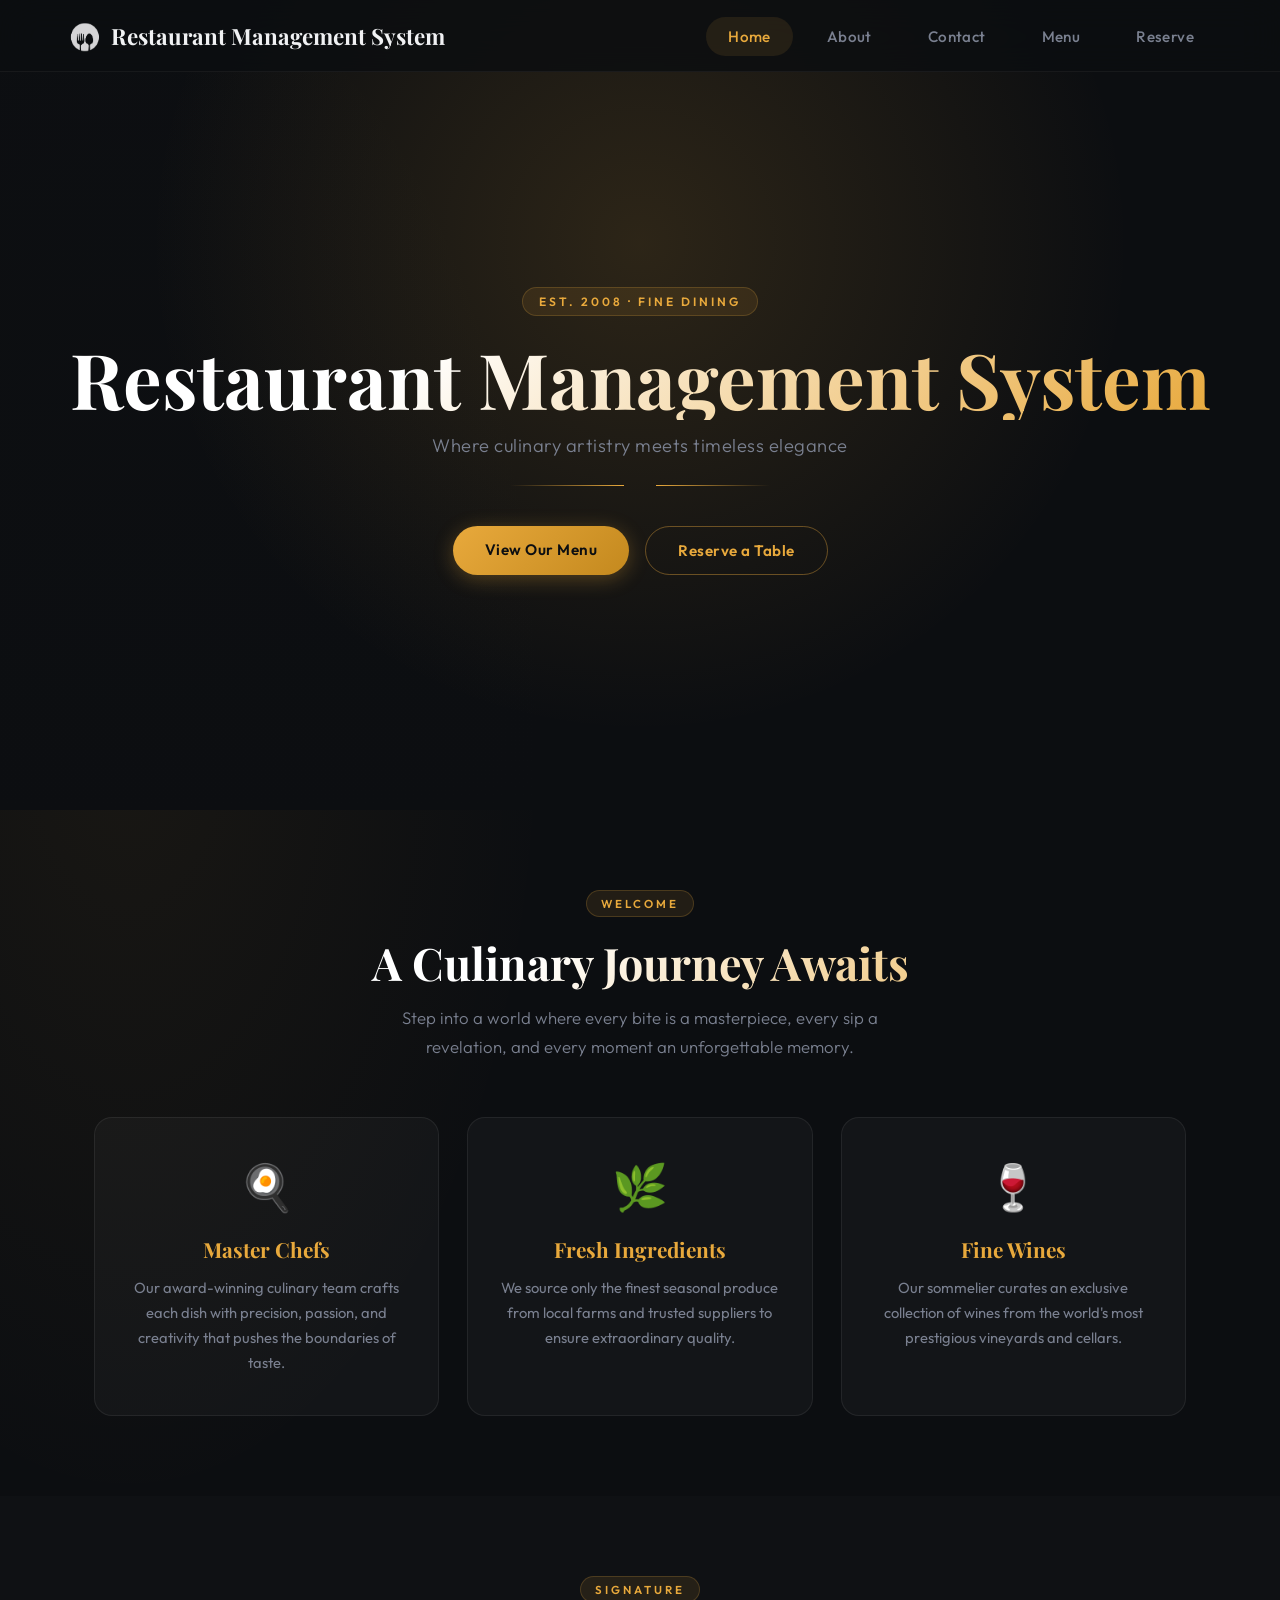
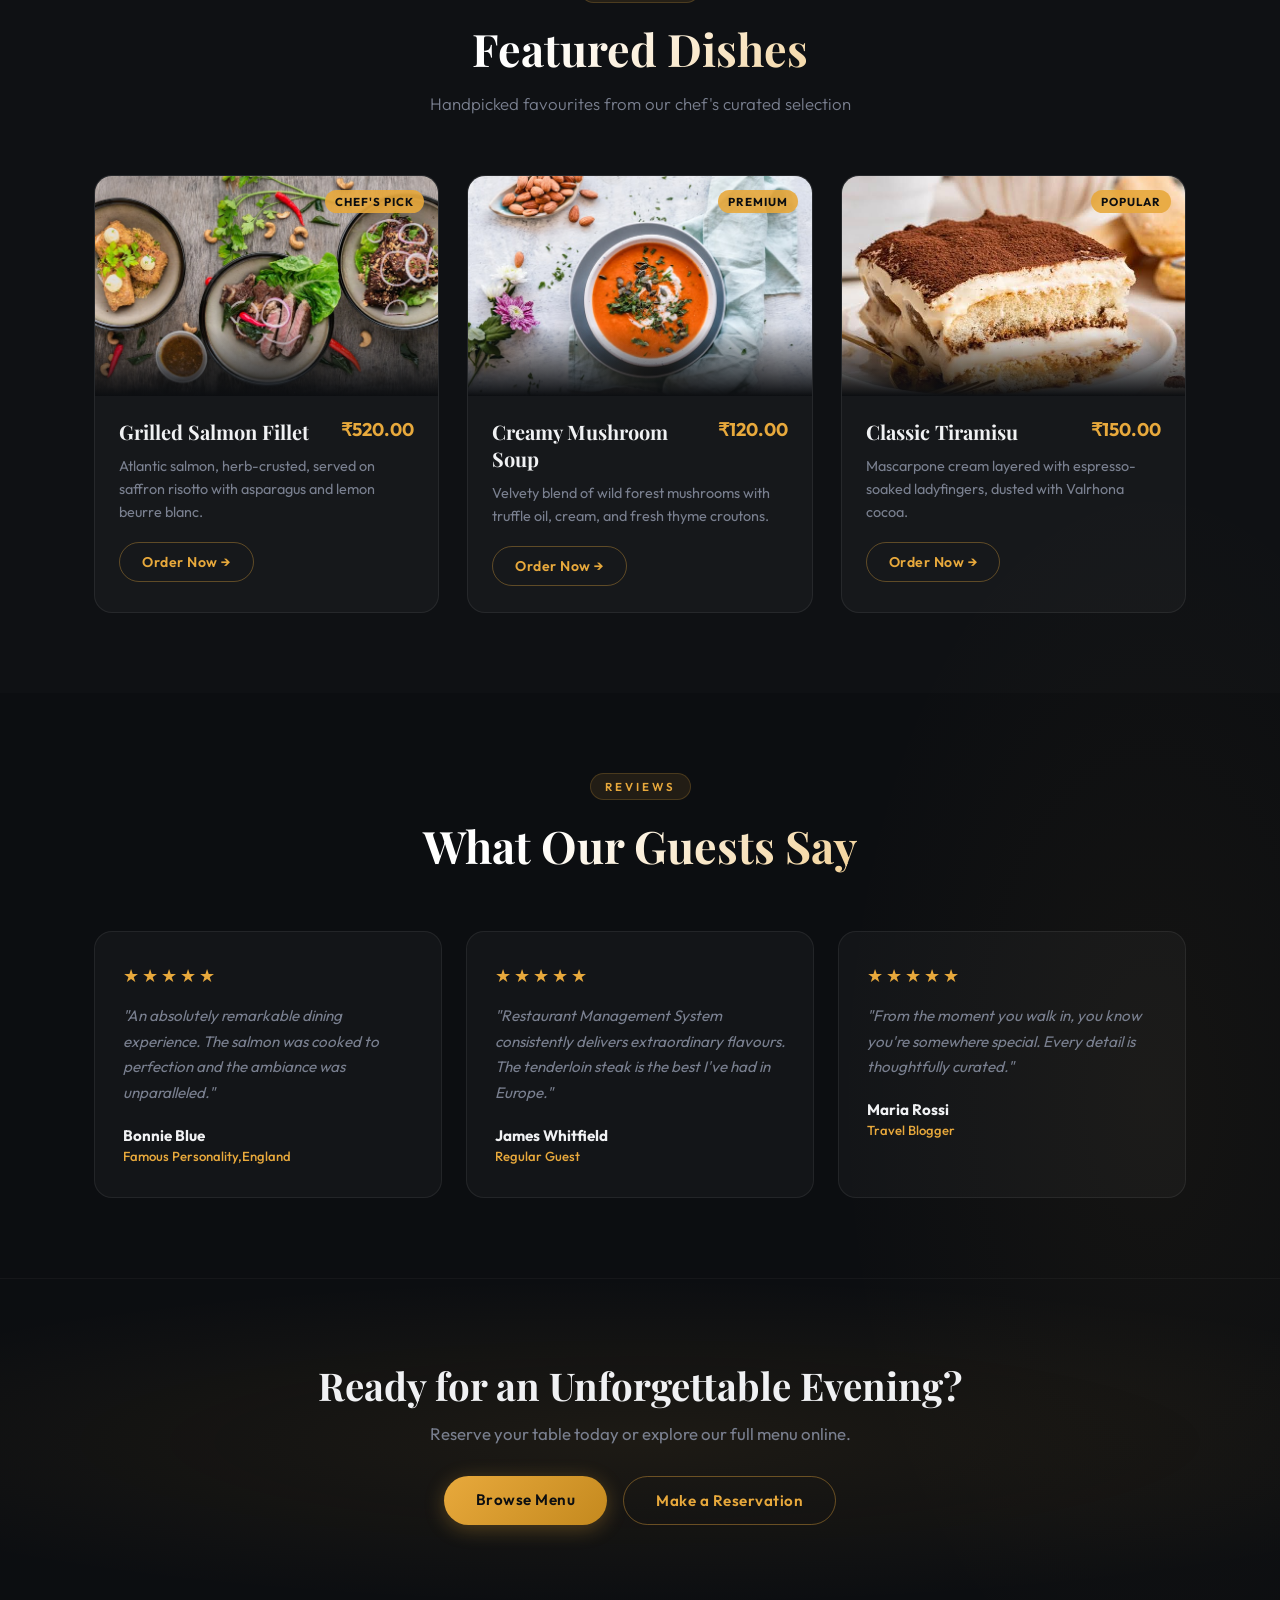
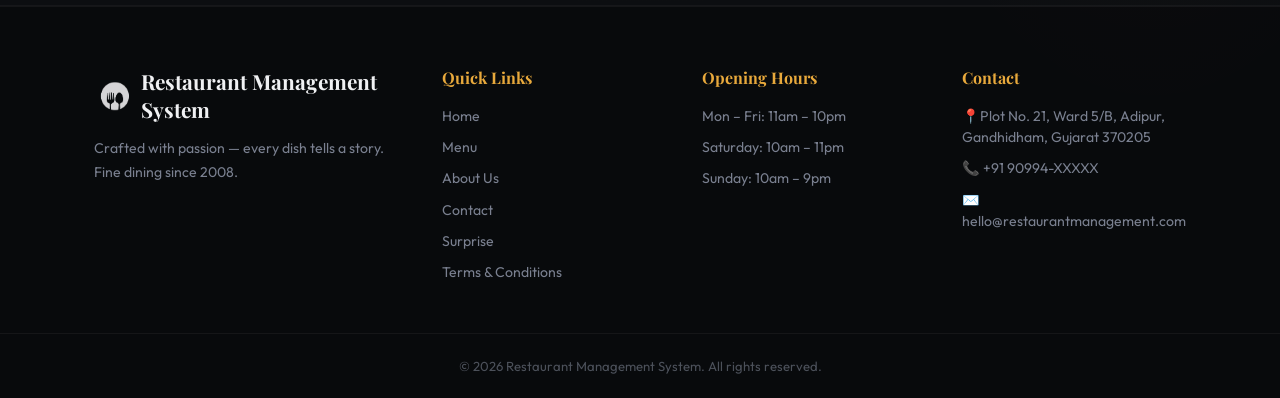
<file: index.html>
<!DOCTYPE html>
<html lang="en">

<head>
    <meta charset="UTF-8">
    <meta name="viewport" content="width=device-width, initial-scale=1.0">
    <title>Restaurant Management System — Fine Dining Restaurant</title>
    <meta name="description"
        content="Welcome to Restaurant Management System. Experience exquisite fine dining with crafted dishes, premium ingredients, and an unforgettable atmosphere.">
    <link rel="preconnect" href="https://fonts.googleapis.com">
    <link rel="preconnect" href="https://fonts.gstatic.com" crossorigin>
    <link
        href="https://fonts.googleapis.com/css2?family=Outfit:wght@300;400;500;600;700&family=Playfair+Display:ital,wght@0,500;0,700;1,500&display=swap"
        rel="stylesheet">
    <link rel="stylesheet" href="css/style.css?v=2.2">
</head>

<body>

    <!-- ── Navigation ─────────────────────────────────────────── -->
    <nav class="main-nav">
        <div class="nav-inner">
            <a href="index.html" class="nav-logo">
                <img src="Image_Content/image.svg" alt="Restaurant Management System Logo" class="logo-icon">
                <span class="logo-text">Restaurant Management System</span>
            </a>

            <!-- Checkbox hack for mobile toggle (no JS) -->
            <input type="checkbox" id="navToggle" class="nav-toggle-checkbox">
            <label for="navToggle" class="nav-toggle-label" aria-label="Toggle menu">
                <span class="hamburger-line"></span>
                <span class="hamburger-line"></span>
                <span class="hamburger-line"></span>
            </label>

            <ul class="nav-links">
                <li><a href="index.html" class="active">Home</a></li>
                <li><a href="Frontend/about.php">About</a></li>
                <li><a href="Frontend/contact.php">Contact</a></li>
                <li><a href="Backend/menu.php">Menu </a> </li>
                <li><a href="Frontend/reservations.php">Reserve</a></li>
            </ul>
        </div>
    </nav>

    <!-- ── Hero Section ────────────────────────────────────────── -->
    <section class="hero home-hero">
        <div class="hero-overlay"></div>
        <div class="hero-content">
            <div class="hero-tag">Est. 2008 · Fine Dining</div>
            <h1>Restaurant Management System</h1>
            <p class="hero-subtitle">Where culinary artistry meets timeless elegance</p>
            <div class="divider"><span></span></div>
            <div class="hero-cta">
                <a href="Backend/menu.php" class="btn btn-primary">View Our Menu</a>
                <a href="Frontend/reservations.php" class="btn btn-outline">Reserve a Table</a>
            </div>
        </div>
    </section>

    <!-- ── Welcome Section ─────────────────────────────────────── -->
    <section class="section welcome-section">
        <div class="container">
            <div class="section-header">
                <span class="section-tag">Welcome</span>
                <h2>A Culinary Journey Awaits</h2>
                <p class="section-subtitle">Step into a world where every bite is a masterpiece, every sip a revelation,
                    and
                    every moment an unforgettable memory.</p>
            </div>

            <div class="features-grid">
                <div class="feature-card">
                    <div class="feature-icon">🍳</div>
                    <h3>Master Chefs</h3>
                    <p>Our award-winning culinary team crafts each dish with precision, passion, and creativity that
                        pushes
                        the boundaries of taste.</p>
                </div>
                <div class="feature-card">
                    <div class="feature-icon">🌿</div>
                    <h3>Fresh Ingredients</h3>
                    <p>We source only the finest seasonal produce from local farms and trusted suppliers to ensure
                        extraordinary quality.</p>
                </div>
                <div class="feature-card">
                    <div class="feature-icon">🍷</div>
                    <h3>Fine Wines</h3>
                    <p>Our sommelier curates an exclusive collection of wines from the world's most prestigious
                        vineyards
                        and cellars.</p>
                </div>
            </div>
        </div>
    </section>

    <!-- ── Featured Dishes ─────────────────────────────────────── -->
    <section class="section featured-section">
        <div class="container">
            <div class="section-header">
                <span class="section-tag">Signature</span>
                <h2>Featured Dishes</h2>
                <p class="section-subtitle">Handpicked favourites from our chef's curated selection</p>
            </div>

            <div class="featured-grid">
                <div class="featured-card">
                    <div class="featured-img-wrap">
                        <img src="Image_Content/Grilled Salmon.jfif" alt="Grilled Salmon Fillet" loading="lazy">
                        <span class="featured-badge">Chef's Pick</span>
                    </div>
                    <div class="featured-body">
                        <div class="featured-meta">
                            <h3>Grilled Salmon Fillet</h3>
                            <span class="featured-price">₹520.00</span>
                        </div>
                        <p>Atlantic salmon, herb-crusted, served on saffron risotto with asparagus and lemon beurre
                            blanc.
                        </p>
                        <a href="Backend/menu.php" class="btn btn-small">Order Now →</a>
                    </div>
                </div>

                <div class="featured-card">
                    <div class="featured-img-wrap">
                        <img src="Image_Content/Soup.jfif" alt="Soup" loading="lazy">
                        <span class="featured-badge">Premium</span>
                    </div>
                    <div class="featured-body">
                        <div class="featured-meta">
                            <h3>Creamy Mushroom Soup</h3>
                            <span class="featured-price">₹120.00</span>
                        </div>
                        <p>Velvety blend of wild forest mushrooms with truffle oil, cream, and fresh thyme croutons.</p>
                        <a href="Backend/menu.php" class="btn btn-small">Order Now →</a>
                    </div>
                </div>

                <div class="featured-card">
                    <div class="featured-img-wrap">
                        <img src="Image_Content/tiramisu.jfif" alt="Classic Tiramisu" loading="lazy">
                        <span class="featured-badge">Popular</span>
                    </div>
                    <div class="featured-body">
                        <div class="featured-meta">
                            <h3>Classic Tiramisu</h3>
                            <span class="featured-price">₹150.00</span>
                        </div>
                        <p>Mascarpone cream layered with espresso-soaked ladyfingers, dusted with Valrhona cocoa.</p>
                        <a href="Backend/menu.php" class="btn btn-small">Order Now →</a>
                    </div>
                </div>
            </div>
        </div>
    </section>

    <!-- ── Testimonials ────────────────────────────────────────── -->
    <section class="section testimonials-section">
        <div class="container">
            <div class="section-header">
                <span class="section-tag">Reviews</span>
                <h2>What Our Guests Say</h2>
            </div>

            <div class="testimonial-grid">
                <div class="testimonial-card">
                    <div class="stars">★★★★★</div>
                    <p>"An absolutely remarkable dining experience. The salmon was cooked to perfection and the ambiance
                        was
                        unparalleled."</p>
                    <div class="testimonial-author">
                        <strong>Bonnie Blue</strong>
                        <span>Famous Personality,England</span>
                    </div>
                </div>
                <div class="testimonial-card">
                    <div class="stars">★★★★★</div>
                    <p>"Restaurant Management System consistently delivers extraordinary flavours. The tenderloin steak is the best I've
                        had in
                        Europe."</p>
                    <div class="testimonial-author">
                        <strong>James Whitfield</strong>
                        <span>Regular Guest</span>
                    </div>
                </div>
                <div class="testimonial-card">
                    <div class="stars">★★★★★</div>
                    <p>"From the moment you walk in, you know you're somewhere special. Every detail is thoughtfully
                        curated."</p>
                    <div class="testimonial-author">
                        <strong>Maria Rossi</strong>
                        <span>Travel Blogger</span>
                    </div>
                </div>
            </div>
        </div>
    </section>

    <!-- ── CTA Banner ──────────────────────────────────────────── -->
    <section class="cta-banner">
        <div class="container">
            <h2>Ready for an Unforgettable Evening?</h2>
            <p>Reserve your table today or explore our full menu online.</p>
            <div class="cta-buttons">
                <a href="Backend/menu.php" class="btn btn-primary">Browse Menu</a>
                <a href="Frontend/contact.php" class="btn btn-outline">Make a Reservation</a>
            </div>
        </div>
    </section>

    <!-- ── Footer ─────────────────────────────────────────────── -->
    <footer class="site-footer">
        <div class="footer-inner">
            <div class="footer-col footer-brand">
                <div class="footer-logo">
                    <img src="Image_Content/image.svg" width="100px" height="100px" alt="Restaurant Management System Logo"
                        class="logo-icon">
                    <span class="logo-text">Restaurant Management System</span>
                </div>
                <p>Crafted with passion — every dish tells a story. Fine dining since 2008.</p>
            </div>

            <div class="footer-col">
                <h4>Quick Links</h4>
                <ul>
                    <li><a href="index.html">Home</a></li>
                    <li><a href="Backend/menu.php">Menu</a></li>
                    <li><a href="Frontend/about.php">About Us</a></li>
                    <li><a href="Frontend/contact.php">Contact</a></li>
                    <li><a href="Frontend/suprise.html">Surprise</a></li>
                    <li><a href="Frontend/T&C.html">Terms & Conditions</a></li>
                </ul>
            </div>

            <div class="footer-col">
                <h4>Opening Hours</h4>
                <ul>
                    <li>Mon – Fri: 11am – 10pm</li>
                    <li>Saturday: 10am – 11pm</li>
                    <li>Sunday: 10am – 9pm</li>
                </ul>
            </div>

            <div class="footer-col">
                <h4>Contact</h4>
                <ul>
                    <li>📍Plot No. 21, Ward 5/B, Adipur,<br>Gandhidham, Gujarat 370205</li>
                    <li>📞 +91 90994-XXXXX</li>
                    <li>✉️ hello@restaurantmanagement.com</li>
                </ul>
            </div>
        </div>

        <div class="footer-bottom">
            <p>&copy; <span id="current-year">2026</span> Restaurant Management System. All rights reserved.</p>
        </div>
    </footer>

    <script>
        document.getElementById('current-year').textContent = new Date().getFullYear();
    </script>
</body>

</html>
</file>
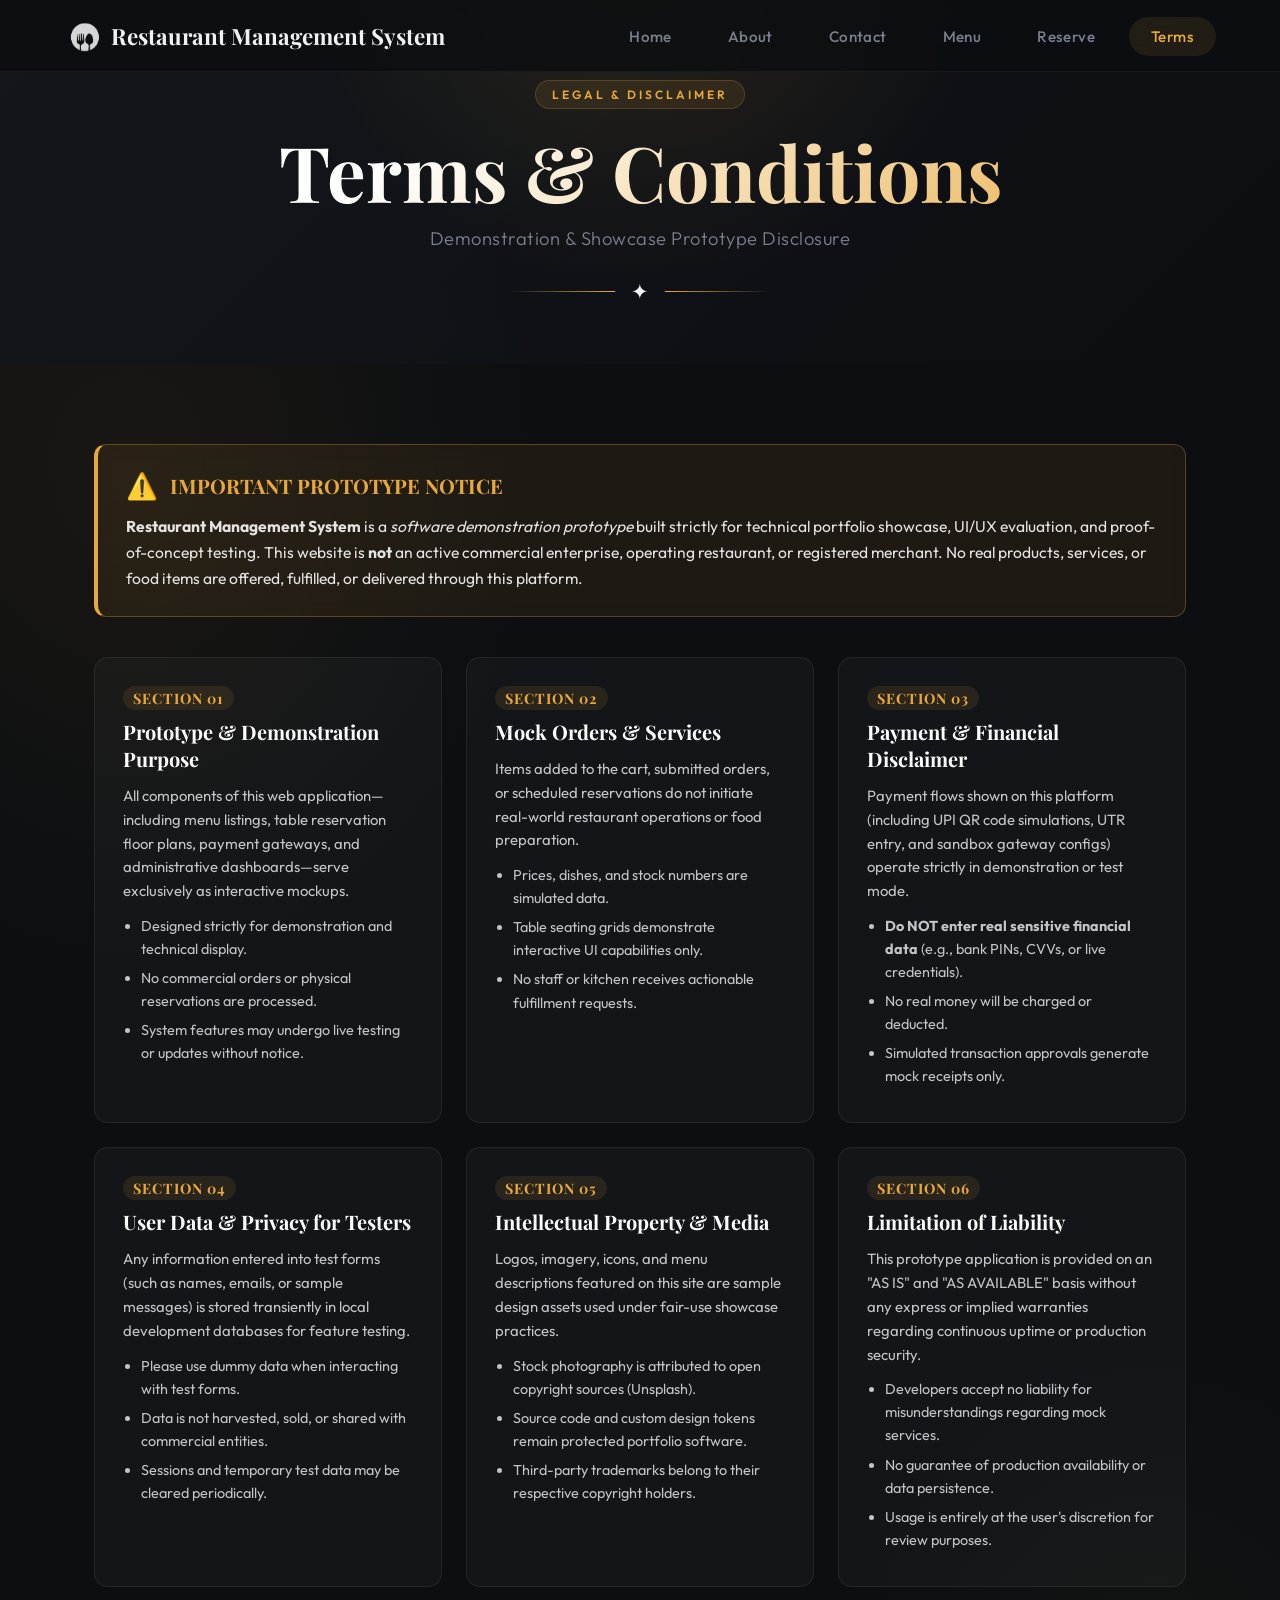
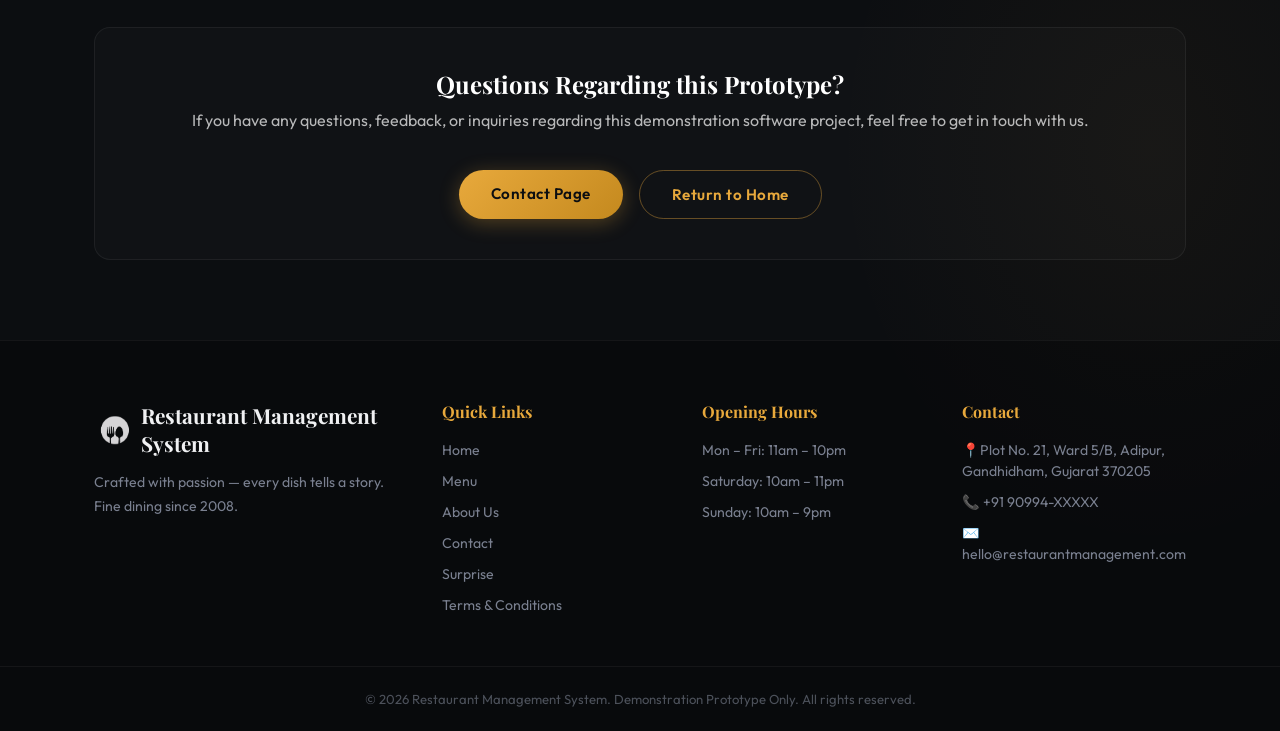
<file: Frontend/T&C.html>
<!DOCTYPE html>
<html lang="en">

<head>
    <meta charset="UTF-8">
    <meta name="viewport" content="width=device-width, initial-scale=1.0">
    <title>Terms & Conditions — Restaurant Management System</title>
    <meta name="description"
        content="Terms and Conditions and Legal Disclaimer for the Restaurant Management System demonstration prototype.">
    <link rel="preconnect" href="https://fonts.googleapis.com">
    <link rel="preconnect" href="https://fonts.gstatic.com" crossorigin>
    <link
        href="https://fonts.googleapis.com/css2?family=Outfit:wght@300;400;500;600;700&family=Playfair+Display:ital,wght@0,500;0,700;1,500&display=swap"
        rel="stylesheet">
    <link rel="stylesheet" href="../css/style.css">
    <style>
        .tc-hero {
            background: linear-gradient(135deg, rgba(19, 22, 27, 0.95), rgba(12, 14, 17, 0.98)),
                        url('https://images.unsplash.com/photo-1414235077428-338989a2e8c0?w=1600&q=80') center/cover no-repeat;
            padding: 80px 20px 60px;
            text-align: center;
        }

        .tc-notice-box {
            background: rgba(232, 169, 60, 0.08);
            border: 1px solid rgba(232, 169, 60, 0.3);
            border-left: 4px solid var(--gold, #e8a93c);
            border-radius: 12px;
            padding: 24px 28px;
            margin-bottom: 40px;
            backdrop-filter: blur(8px);
        }

        .tc-notice-header {
            display: flex;
            align-items: center;
            gap: 12px;
            margin-bottom: 12px;
        }

        .tc-notice-icon {
            font-size: 1.6rem;
        }

        .tc-notice-title {
            font-family: 'Playfair Display', serif;
            font-size: 1.25rem;
            color: var(--gold, #e8a93c);
            font-weight: 700;
        }

        .tc-notice-body {
            color: rgba(255, 255, 255, 0.88);
            font-size: 0.98rem;
            line-height: 1.65;
        }

        .tc-grid {
            display: grid;
            grid-template-columns: repeat(auto-fit, minmax(320px, 1fr));
            gap: 24px;
            margin-bottom: 40px;
        }

        .tc-card {
            background: rgba(255, 255, 255, 0.03);
            border: 1px solid rgba(255, 255, 255, 0.07);
            border-radius: 14px;
            padding: 28px;
            transition: all 0.3s ease;
        }

        .tc-card:hover {
            border-color: rgba(232, 169, 60, 0.3);
            transform: translateY(-3px);
            box-shadow: 0 10px 30px rgba(0, 0, 0, 0.3);
        }

        .tc-card-num {
            font-family: 'Playfair Display', serif;
            font-size: 0.9rem;
            font-weight: 700;
            color: var(--gold, #e8a93c);
            letter-spacing: 1px;
            margin-bottom: 8px;
            display: inline-block;
            background: rgba(232, 169, 60, 0.1);
            padding: 2px 10px;
            border-radius: 20px;
        }

        .tc-card-title {
            font-family: 'Playfair Display', serif;
            font-size: 1.25rem;
            color: #fff;
            margin-bottom: 12px;
        }

        .tc-card-text {
            color: rgba(255, 255, 255, 0.75);
            font-size: 0.93rem;
            line-height: 1.6;
        }

        .tc-card-list {
            margin-top: 12px;
            padding-left: 18px;
            color: rgba(255, 255, 255, 0.75);
            font-size: 0.9rem;
            line-height: 1.6;
        }

        .tc-card-list li {
            margin-bottom: 6px;
        }

        .tc-contact-callout {
            text-align: center;
            background: rgba(255, 255, 255, 0.02);
            border: 1px solid rgba(255, 255, 255, 0.06);
            border-radius: 16px;
            padding: 40px 24px;
            margin-top: 20px;
        }

        .tc-contact-callout h3 {
            font-family: 'Playfair Display', serif;
            font-size: 1.5rem;
            color: #fff;
            margin-bottom: 10px;
        }

        .tc-contact-callout p {
            color: rgba(255, 255, 255, 0.7);
            margin-bottom: 20px;
        }
    </style>
</head>

<body>

    <!-- ── Navigation ─────────────────────────────────────────── -->
    <nav class="main-nav">
        <div class="nav-inner">
            <a href="../index.html" class="nav-logo">
                <img src="../Image_Content/image.svg" alt="Restaurant Management System Logo" class="logo-icon">
                <span class="logo-text">Restaurant Management System</span>
            </a>

            <!-- Checkbox hack for mobile toggle (no JS) -->
            <input type="checkbox" id="navToggle" class="nav-toggle-checkbox">
            <label for="navToggle" class="nav-toggle-label" aria-label="Toggle menu">
                <span class="hamburger-line"></span>
                <span class="hamburger-line"></span>
                <span class="hamburger-line"></span>
            </label>

            <ul class="nav-links">
                <li><a href="../index.html">Home</a></li>
                <li><a href="about.php">About</a></li>
                <li><a href="contact.php">Contact</a></li>
                <li><a href="../Backend/menu.php">Menu</a></li>
                <li><a href="reservations.php">Reserve</a></li>
                <li><a href="T&C.html" class="active">Terms</a></li>
            </ul>
        </div>
    </nav>

    <!-- ── Hero Section ────────────────────────────────────────── -->
    <header class="hero page-hero tc-hero">
        <div class="hero-content">
            <div class="hero-tag">Legal & Disclaimer</div>
            <h1>Terms & Conditions</h1>
            <p class="hero-subtitle">Demonstration & Showcase Prototype Disclosure</p>
            <div class="divider"><span>✦</span></div>
        </div>
    </header>

    <!-- ── Main Terms Content ──────────────────────────────────── -->
    <section class="section">
        <div class="container">

            <!-- Prototype Notice Banner -->
            <div class="tc-notice-box">
                <div class="tc-notice-header">
                    <span class="tc-notice-icon">⚠️</span>
                    <span class="tc-notice-title">IMPORTANT PROTOTYPE NOTICE</span>
                </div>
                <div class="tc-notice-body">
                    <strong>Restaurant Management System</strong> is a <em>software demonstration prototype</em> built strictly for technical portfolio showcase, UI/UX evaluation, and proof-of-concept testing. This website is <strong>not</strong> an active commercial enterprise, operating restaurant, or registered merchant. No real products, services, or food items are offered, fulfilled, or delivered through this platform.
                </div>
            </div>

            <!-- Terms Grid -->
            <div class="tc-grid">

                <!-- Clause 1 -->
                <div class="tc-card">
                    <span class="tc-card-num">SECTION 01</span>
                    <h2 class="tc-card-title">Prototype & Demonstration Purpose</h2>
                    <p class="tc-card-text">
                        All components of this web application—including menu listings, table reservation floor plans, payment gateways, and administrative dashboards—serve exclusively as interactive mockups.
                    </p>
                    <ul class="tc-card-list">
                        <li>Designed strictly for demonstration and technical display.</li>
                        <li>No commercial orders or physical reservations are processed.</li>
                        <li>System features may undergo live testing or updates without notice.</li>
                    </ul>
                </div>

                <!-- Clause 2 -->
                <div class="tc-card">
                    <span class="tc-card-num">SECTION 02</span>
                    <h2 class="tc-card-title">Mock Orders & Services</h2>
                    <p class="tc-card-text">
                        Items added to the cart, submitted orders, or scheduled reservations do not initiate real-world restaurant operations or food preparation.
                    </p>
                    <ul class="tc-card-list">
                        <li>Prices, dishes, and stock numbers are simulated data.</li>
                        <li>Table seating grids demonstrate interactive UI capabilities only.</li>
                        <li>No staff or kitchen receives actionable fulfillment requests.</li>
                    </ul>
                </div>

                <!-- Clause 3 -->
                <div class="tc-card">
                    <span class="tc-card-num">SECTION 03</span>
                    <h2 class="tc-card-title">Payment & Financial Disclaimer</h2>
                    <p class="tc-card-text">
                        Payment flows shown on this platform (including UPI QR code simulations, UTR entry, and sandbox gateway configs) operate strictly in demonstration or test mode.
                    </p>
                    <ul class="tc-card-list">
                        <li><strong>Do NOT enter real sensitive financial data</strong> (e.g., bank PINs, CVVs, or live credentials).</li>
                        <li>No real money will be charged or deducted.</li>
                        <li>Simulated transaction approvals generate mock receipts only.</li>
                    </ul>
                </div>

                <!-- Clause 4 -->
                <div class="tc-card">
                    <span class="tc-card-num">SECTION 04</span>
                    <h2 class="tc-card-title">User Data & Privacy for Testers</h2>
                    <p class="tc-card-text">
                        Any information entered into test forms (such as names, emails, or sample messages) is stored transiently in local development databases for feature testing.
                    </p>
                    <ul class="tc-card-list">
                        <li>Please use dummy data when interacting with test forms.</li>
                        <li>Data is not harvested, sold, or shared with commercial entities.</li>
                        <li>Sessions and temporary test data may be cleared periodically.</li>
                    </ul>
                </div>

                <!-- Clause 5 -->
                <div class="tc-card">
                    <span class="tc-card-num">SECTION 05</span>
                    <h2 class="tc-card-title">Intellectual Property & Media</h2>
                    <p class="tc-card-text">
                        Logos, imagery, icons, and menu descriptions featured on this site are sample design assets used under fair-use showcase practices.
                    </p>
                    <ul class="tc-card-list">
                        <li>Stock photography is attributed to open copyright sources (Unsplash).</li>
                        <li>Source code and custom design tokens remain protected portfolio software.</li>
                        <li>Third-party trademarks belong to their respective copyright holders.</li>
                    </ul>
                </div>

                <!-- Clause 6 -->
                <div class="tc-card">
                    <span class="tc-card-num">SECTION 06</span>
                    <h2 class="tc-card-title">Limitation of Liability</h2>
                    <p class="tc-card-text">
                        This prototype application is provided on an "AS IS" and "AS AVAILABLE" basis without any express or implied warranties regarding continuous uptime or production security.
                    </p>
                    <ul class="tc-card-list">
                        <li>Developers accept no liability for misunderstandings regarding mock services.</li>
                        <li>No guarantee of production availability or data persistence.</li>
                        <li>Usage is entirely at the user's discretion for review purposes.</li>
                    </ul>
                </div>

            </div>

            <!-- Contact Callout -->
            <div class="tc-contact-callout">
                <h3>Questions Regarding this Prototype?</h3>
                <p>If you have any questions, feedback, or inquiries regarding this demonstration software project, feel free to get in touch with us.</p>
                <div class="hero-cta">
                    <a href="contact.php" class="btn btn-primary">Contact Page</a>
                    <a href="../index.html" class="btn btn-outline">Return to Home</a>
                </div>
            </div>

        </div>
    </section>

    <!-- ── Footer ─────────────────────────────────────────────── -->
    <footer class="site-footer">
        <div class="footer-inner">
            <div class="footer-col footer-brand">
                <div class="footer-logo">
                    <img src="../Image_Content/image.svg" width="100px" height="100px" alt="Restaurant Management System Logo" class="logo-icon">
                    <span class="logo-text">Restaurant Management System</span>
                </div>
                <p>Crafted with passion — every dish tells a story. Fine dining since 2008.</p>
            </div>

            <div class="footer-col">
                <h4>Quick Links</h4>
                <ul>
                    <li><a href="../index.html">Home</a></li>
                    <li><a href="../Backend/menu.php">Menu</a></li>
                    <li><a href="about.php">About Us</a></li>
                    <li><a href="contact.php">Contact</a></li>
                    <li><a href="suprise.html">Surprise</a></li>
                    <li><a href="T&C.html">Terms & Conditions</a></li>
                </ul>
            </div>

            <div class="footer-col">
                <h4>Opening Hours</h4>
                <ul>
                    <li>Mon – Fri: 11am – 10pm</li>
                    <li>Saturday: 10am – 11pm</li>
                    <li>Sunday: 10am – 9pm</li>
                </ul>
            </div>

            <div class="footer-col">
                <h4>Contact</h4>
                <ul>
                    <li>📍Plot No. 21, Ward 5/B, Adipur,<br>Gandhidham, Gujarat 370205</li>
                    <li>📞 +91 90994-XXXXX</li>
                    <li>✉️ hello@restaurantmanagement.com</li>
                </ul>
            </div>
        </div>

        <div class="footer-bottom">
            <p>&copy; <span id="current-year">2026</span> Restaurant Management System. Demonstration Prototype Only. All rights reserved.</p>
        </div>
    </footer>

    <script>
        document.getElementById('current-year').textContent = new Date().getFullYear();
    </script>
</body>

</html>
</file>
<file: css/style.css>
/* ═══════════════════════════════════════════════════════════════
   Restaurant Management System — Restaurant Website Stylesheet
   Pure CSS, no JavaScript dependencies
   ═══════════════════════════════════════════════════════════════ */

/* ── Design Tokens ─────────────────────────────────────────── */
:root {
    --bg:           #0c0e11;
    --surface:      #13161b;
    --card-bg:      rgba(255,255,255,0.03);
    --card-border:  rgba(255,255,255,0.07);
    --gold:         #e8a93c;
    --gold-dark:    #c4891e;
    --gold-glow:    rgba(232,169,60,0.18);
    --gold-10:      rgba(232,169,60,0.1);
    --gold-20:      rgba(232,169,60,0.2);
    --text:         #f0f1f3;
    --muted:        #7a8090;
    --success:      #2ed573;
    --error:        #ff4757;
    --radius-card:  18px;
    --radius-btn:   10px;
    --transition:   0.3s cubic-bezier(0.25,0.8,0.25,1);
    --font-body:    'Outfit', sans-serif;
    --font-display: 'Playfair Display', serif;
    --nav-height:   72px;
}

/* ── Reset ─────────────────────────────────────────────────── */
*,*::before,*::after { margin:0; padding:0; box-sizing:border-box; }
html { scroll-behavior: smooth; }

body {
    background-color: var(--bg);
    color: var(--text);
    font-family: var(--font-body);
    min-height: 100vh;
    background-image:
        radial-gradient(ellipse 60% 40% at 10% 20%, rgba(232,169,60,0.06) 0%, transparent 55%),
        radial-gradient(ellipse 50% 35% at 90% 75%, rgba(232,169,60,0.04) 0%, transparent 50%);
}

a { color: inherit; text-decoration: none; }
img { max-width: 100%; display: block; }


/* ═══════════════════════════════════════════════════════════════
   NAVIGATION
   ═══════════════════════════════════════════════════════════════ */

.main-nav {
    position: fixed;
    top: 0; left: 0; right: 0;
    z-index: 500;
    background: rgba(12,14,17,0.82);
    backdrop-filter: blur(20px);
    -webkit-backdrop-filter: blur(20px);
    border-bottom: 1px solid rgba(255,255,255,0.05);
    height: var(--nav-height);
}

.nav-inner {
    max-width: 1200px;
    margin: 0 auto;
    padding: 0 24px;
    height: 100%;
    display: flex;
    align-items: center;
    justify-content: space-between;
}

.nav-logo {
    display: flex;
    align-items: center;
    gap: 10px;
    font-family: var(--font-display);
    font-size: 1.4rem;
    font-weight: 700;
    color: var(--text);
    transition: color var(--transition);
}

.nav-logo .logo-icon {
    height: 32px;
    width: auto;
}

.nav-logo:hover { color: var(--gold); }

/* CSS-only mobile toggle */
.nav-toggle-checkbox { display: none; }

.nav-toggle-label {
    display: none;
    flex-direction: column;
    gap: 5px;
    cursor: pointer;
    padding: 6px;
    z-index: 510;
}

.hamburger-line {
    display: block;
    width: 24px;
    height: 2px;
    background: var(--text);
    transition: var(--transition);
    border-radius: 2px;
}

.nav-links {
    list-style: none;
    display: flex;
    align-items: center;
    gap: 12px;
}

.nav-links a {
    padding: 10px 22px;
    border-radius: 50px;
    font-size: 0.95rem;
    font-weight: 500;
    color: var(--muted);
    transition: var(--transition);
    letter-spacing: 0.4px;
}

.nav-links a:hover {
    color: var(--gold);
    background: rgba(232,169,60,0.06);
}

.nav-links a.active {
    color: var(--gold);
    background: rgba(232,169,60,0.1);
}

.nav-order-btn {
    background: var(--gold) !important;
    color: #0c0e11 !important;
    font-weight: 700 !important;
    padding: 10px 24px !important;
    border-radius: 50px;
    transition: var(--transition);
    box-shadow: 0 4px 16px rgba(232,169,60,0.25);
}

.nav-order-btn:hover {
    background: var(--gold-dark) !important;
    box-shadow: 0 6px 24px rgba(232,169,60,0.4);
    transform: translateY(-1px);
}

/* Mobile nav & Portrait view */
@media (max-width: 768px), (orientation: portrait) and (max-width: 1024px) {
    .nav-inner {
        padding: 0 20px;
    }

    .nav-toggle-label {
        display: flex;
        padding: 10px;
        margin-right: -4px;
    }

    .nav-links {
        position: fixed;
        top: 0; right: 0;
        width: 290px;
        height: 100vh;
        background: rgba(19,22,27,0.98);
        backdrop-filter: blur(24px);
        -webkit-backdrop-filter: blur(24px);
        flex-direction: column;
        align-items: stretch;
        padding: 110px 28px 48px;
        gap: 14px;
        border-left: 1px solid rgba(255,255,255,0.08);
        transform: translateX(100%);
        transition: transform 0.35s cubic-bezier(0.4,0,0.2,1);
        box-shadow: -10px 0 40px rgba(0,0,0,0.5);
    }

    .nav-links li {
        width: 100%;
    }

    .nav-toggle-checkbox:checked ~ .nav-links {
        transform: translateX(0);
    }

    .nav-toggle-checkbox:checked ~ .nav-toggle-label .hamburger-line:nth-child(1) {
        transform: rotate(45deg) translate(5px, 5px);
    }
    .nav-toggle-checkbox:checked ~ .nav-toggle-label .hamburger-line:nth-child(2) {
        opacity: 0;
    }
    .nav-toggle-checkbox:checked ~ .nav-toggle-label .hamburger-line:nth-child(3) {
        transform: rotate(-45deg) translate(5px, -5px);
    }

    .nav-links a {
        padding: 16px 22px;
        border-radius: var(--radius-btn);
        font-size: 1.05rem;
        display: block;
        letter-spacing: 0.5px;
    }

    .nav-order-btn {
        text-align: center;
        margin-top: 16px;
        padding: 14px 24px !important;
    }
}


/* ═══════════════════════════════════════════════════════════════
   HERO SECTIONS
   ═══════════════════════════════════════════════════════════════ */

.hero {
    position: relative;
    text-align: center;
    padding: 140px 20px 80px;
    padding-top: calc(var(--nav-height) + 80px);
    overflow: hidden;
}

.hero::before {
    content: '';
    position: absolute;
    inset: 0;
    background:
        radial-gradient(circle 500px at 50% -60px, rgba(232,169,60,0.12), transparent 70%);
    pointer-events: none;
}

.home-hero {
    padding: calc(var(--nav-height) + 100px) 20px 120px;
    background:
        linear-gradient(180deg, rgba(12,14,17,0.3) 0%, var(--bg) 100%),
        url('https://images.unsplash.com/photo-1517248135467-4c7edcad34c4?w=1400&q=60');
    background-size: cover;
    background-position: center;
    min-height: 90vh;
    display: flex;
    flex-direction: column;
    align-items: center;
    justify-content: center;
}

.home-hero::before {
    background:
        radial-gradient(circle 700px at 50% 30%, rgba(232,169,60,0.15), transparent 70%),
        linear-gradient(180deg, rgba(12,14,17,0.65) 0%, rgba(12,14,17,0.9) 100%);
}

.hero-content { position: relative; z-index: 2; }

.hero-tag {
    display: inline-block;
    font-size: 0.75rem;
    font-weight: 600;
    letter-spacing: 3px;
    text-transform: uppercase;
    color: var(--gold);
    background: var(--gold-10);
    border: 1px solid var(--gold-20);
    padding: 6px 16px;
    border-radius: 50px;
    margin-bottom: 20px;
}

.hero h1 {
    font-family: var(--font-display);
    font-size: clamp(2.4rem, 6vw, 4.8rem);
    font-weight: 700;
    line-height: 1.1;
    margin-bottom: 14px;
    background: linear-gradient(135deg, #fff 30%, var(--gold) 100%);
    -webkit-background-clip: text;
    -webkit-text-fill-color: transparent;
    background-clip: text;
}

.hero-subtitle {
    color: var(--muted);
    font-size: 1.15rem;
    font-weight: 300;
    letter-spacing: 0.5px;
    max-width: 520px;
    margin: 0 auto;
}

.divider {
    display: flex;
    align-items: center;
    gap: 16px;
    max-width: 260px;
    margin: 28px auto 0;
}

.divider::before, .divider::after {
    content: '';
    flex: 1;
    height: 1px;
    background: linear-gradient(to right, transparent, var(--gold));
}

.divider::after { background: linear-gradient(to left, transparent, var(--gold)); }
.divider span { font-size: 1.3rem; }

.hero-cta {
    margin-top: 40px;
    display: flex;
    gap: 16px;
    justify-content: center;
    flex-wrap: wrap;
}

.page-hero {
    padding: calc(var(--nav-height) + 60px) 20px 60px;
    min-height: auto;
}


/* ═══════════════════════════════════════════════════════════════
   BUTTONS
   ═══════════════════════════════════════════════════════════════ */

.btn {
    display: inline-block;
    padding: 14px 32px;
    border-radius: 50px;
    font-family: var(--font-body);
    font-size: 0.95rem;
    font-weight: 600;
    letter-spacing: 0.5px;
    cursor: pointer;
    transition: var(--transition);
    border: none;
    text-align: center;
}

.btn-primary {
    background: linear-gradient(135deg, var(--gold) 0%, var(--gold-dark) 100%);
    color: #0c0e11;
    box-shadow: 0 4px 20px rgba(232,169,60,0.3);
}

.btn-primary:hover {
    box-shadow: 0 8px 32px rgba(232,169,60,0.45);
    transform: translateY(-2px);
}

.btn-outline {
    background: transparent;
    color: var(--gold);
    border: 1px solid rgba(232,169,60,0.4);
}

.btn-outline:hover {
    background: rgba(232,169,60,0.08);
    border-color: var(--gold);
}

.btn-small {
    padding: 10px 22px;
    font-size: 0.88rem;
    background: transparent;
    color: var(--gold);
    border: 1px solid rgba(232,169,60,0.35);
    border-radius: 50px;
}

.btn-small:hover {
    background: var(--gold);
    color: #0c0e11;
}

.btn-full { width: 100%; }


/* ═══════════════════════════════════════════════════════════════
   CONTAINERS & SECTIONS
   ═══════════════════════════════════════════════════════════════ */

.container {
    max-width: 1140px;
    margin: 0 auto;
    padding: 0 24px;
}

.section {
    padding: 80px 0;
}

.section-header {
    text-align: center;
    margin-bottom: 56px;
}

.section-tag {
    display: inline-block;
    font-size: 0.72rem;
    font-weight: 600;
    letter-spacing: 3px;
    text-transform: uppercase;
    color: var(--gold);
    background: var(--gold-10);
    border: 1px solid var(--gold-20);
    padding: 5px 14px;
    border-radius: 50px;
    margin-bottom: 16px;
}

.section-header h2 {
    font-family: var(--font-display);
    font-size: clamp(1.8rem, 4vw, 2.8rem);
    font-weight: 700;
    margin-bottom: 12px;
    background: linear-gradient(135deg, #fff 40%, var(--gold) 100%);
    -webkit-background-clip: text;
    -webkit-text-fill-color: transparent;
    background-clip: text;
}

.section-subtitle {
    color: var(--muted);
    font-size: 1.05rem;
    font-weight: 300;
    max-width: 560px;
    margin: 0 auto;
    line-height: 1.7;
}


/* ═══════════════════════════════════════════════════════════════
   HOMEPAGE — FEATURES
   ═══════════════════════════════════════════════════════════════ */

.features-grid {
    display: grid;
    grid-template-columns: repeat(auto-fit, minmax(280px, 1fr));
    gap: 28px;
}

.feature-card {
    background: var(--card-bg);
    border: 1px solid var(--card-border);
    border-radius: var(--radius-card);
    padding: 40px 28px;
    text-align: center;
    transition: var(--transition);
    position: relative;
    overflow: hidden;
}

.feature-card::before {
    content: '';
    position: absolute;
    inset: 0;
    background: linear-gradient(135deg, rgba(232,169,60,0.04), transparent 60%);
    opacity: 0;
    transition: var(--transition);
}

.feature-card:hover {
    transform: translateY(-6px);
    border-color: rgba(232,169,60,0.2);
    box-shadow: 0 16px 40px rgba(0,0,0,0.4);
}

.feature-card:hover::before { opacity: 1; }

.feature-icon {
    font-size: 2.8rem;
    margin-bottom: 20px;
}

.feature-card h3 {
    font-family: var(--font-display);
    font-size: 1.3rem;
    margin-bottom: 12px;
    color: var(--gold);
}

.feature-card p {
    color: var(--muted);
    font-size: 0.92rem;
    line-height: 1.7;
}


/* ═══════════════════════════════════════════════════════════════
   HOMEPAGE — FEATURED DISHES
   ═══════════════════════════════════════════════════════════════ */

.featured-section {
    background: rgba(255,255,255,0.01);
}

.featured-grid {
    display: grid;
    grid-template-columns: repeat(auto-fit, minmax(320px, 1fr));
    gap: 28px;
}

.featured-card {
    background: var(--card-bg);
    border: 1px solid var(--card-border);
    border-radius: var(--radius-card);
    overflow: hidden;
    transition: var(--transition);
}

.featured-card:hover {
    transform: translateY(-8px);
    border-color: rgba(232,169,60,0.25);
    box-shadow: 0 20px 50px rgba(0,0,0,0.45);
}

.featured-img-wrap {
    position: relative;
    overflow: hidden;
}

.featured-img-wrap img {
    width: 100%;
    height: 220px;
    object-fit: cover;
    transition: transform 0.5s ease;
}

.featured-card:hover .featured-img-wrap img { transform: scale(1.05); }

.featured-img-wrap::after {
    content: '';
    position: absolute;
    bottom: 0; left: 0; right: 0;
    height: 70px;
    background: linear-gradient(to top, var(--bg), transparent);
}

.featured-badge {
    position: absolute;
    top: 14px; right: 14px;
    background: rgba(232,169,60,0.9);
    color: #0c0e11;
    font-size: 0.72rem;
    font-weight: 700;
    letter-spacing: 1px;
    text-transform: uppercase;
    padding: 4px 10px;
    border-radius: 50px;
    z-index: 2;
}

.featured-body {
    padding: 22px 24px 26px;
}

.featured-meta {
    display: flex;
    justify-content: space-between;
    align-items: flex-start;
    margin-bottom: 10px;
    gap: 10px;
}

.featured-meta h3 {
    font-family: var(--font-display);
    font-size: 1.25rem;
    font-weight: 700;
}

.featured-price {
    font-size: 1.15rem;
    font-weight: 700;
    color: var(--gold);
    white-space: nowrap;
}

.featured-body p {
    color: var(--muted);
    font-size: 0.9rem;
    line-height: 1.6;
    margin-bottom: 18px;
}


/* ═══════════════════════════════════════════════════════════════
   HOMEPAGE — TESTIMONIALS
   ═══════════════════════════════════════════════════════════════ */

.testimonials-section {
    background: transparent;
}

.testimonial-grid {
    display: grid;
    grid-template-columns: repeat(auto-fit, minmax(300px, 1fr));
    gap: 24px;
}

.testimonial-card {
    background: var(--card-bg);
    border: 1px solid var(--card-border);
    border-radius: var(--radius-card);
    padding: 32px 28px;
    transition: var(--transition);
}

.testimonial-card:hover {
    border-color: rgba(232,169,60,0.2);
    transform: translateY(-4px);
}

.stars {
    color: var(--gold);
    font-size: 1.1rem;
    letter-spacing: 3px;
    margin-bottom: 16px;
}

.testimonial-card p {
    color: var(--muted);
    font-size: 0.95rem;
    line-height: 1.7;
    font-style: italic;
    margin-bottom: 20px;
}

.testimonial-author strong {
    display: block;
    color: var(--text);
    font-size: 0.95rem;
}

.testimonial-author span {
    color: var(--gold);
    font-size: 0.82rem;
    font-weight: 500;
}


/* ═══════════════════════════════════════════════════════════════
   CTA BANNER
   ═══════════════════════════════════════════════════════════════ */

.cta-banner {
    text-align: center;
    padding: 80px 0;
    background:
        radial-gradient(ellipse 70% 50% at 50% 50%, rgba(232,169,60,0.08), transparent);
    border-top: 1px solid rgba(255,255,255,0.04);
    border-bottom: 1px solid rgba(255,255,255,0.04);
}

.cta-banner h2 {
    font-family: var(--font-display);
    font-size: clamp(1.6rem, 3.5vw, 2.4rem);
    margin-bottom: 12px;
}

.cta-banner p {
    color: var(--muted);
    margin-bottom: 32px;
    font-size: 1.05rem;
}

.cta-buttons {
    display: flex;
    gap: 16px;
    justify-content: center;
    flex-wrap: wrap;
}


/* ═══════════════════════════════════════════════════════════════
   TOAST NOTIFICATION
   ═══════════════════════════════════════════════════════════════ */

.toast-wrap {
    position: fixed;
    top: calc(var(--nav-height) + 16px);
    right: 24px;
    z-index: 999;
    display: flex;
    flex-direction: column;
    gap: 12px;
    pointer-events: none;
}

.toast {
    display: flex;
    align-items: center;
    gap: 12px;
    padding: 16px 22px;
    border-radius: 12px;
    font-size: 0.95rem;
    font-weight: 500;
    backdrop-filter: blur(16px);
    -webkit-backdrop-filter: blur(16px);
    box-shadow: 0 8px 32px rgba(0,0,0,0.4);
    animation: slideInRight 0.4s ease-out forwards, fadeOut 0.5s ease-in 3.5s forwards;
    pointer-events: all;
}

.toast.success {
    background: rgba(46,213,115,0.12);
    border: 1px solid rgba(46,213,115,0.3);
    color: var(--success);
}

.toast.error {
    background: rgba(255,71,87,0.12);
    border: 1px solid rgba(255,71,87,0.3);
    color: var(--error);
}

.toast-icon { font-size: 1.3rem; }


/* ═══════════════════════════════════════════════════════════════
   MENU PAGE — CATEGORY TABS
   ═══════════════════════════════════════════════════════════════ */

.center-link-row {
    text-align: center;
    margin-bottom: 32px;
}

.subtle-link {
    color: var(--muted);
    font-size: 0.88rem;
    letter-spacing: 0.5px;
    border: 1px solid rgba(255,255,255,0.07);
    padding: 8px 20px;
    border-radius: 50px;
    transition: var(--transition);
    display: inline-block;
}

.subtle-link:hover {
    color: var(--gold);
    border-color: rgba(232,169,60,0.3);
}

.category-nav {
    display: flex;
    justify-content: center;
    flex-wrap: wrap;
    gap: 10px;
    padding: 0 20px 40px;
}

.cat-btn {
    display: inline-block;
    background: transparent;
    color: var(--muted);
    border: 1px solid rgba(255,255,255,0.08);
    padding: 9px 22px;
    border-radius: 50px;
    font-family: var(--font-body);
    font-size: 0.9rem;
    font-weight: 500;
    cursor: pointer;
    transition: var(--transition);
    letter-spacing: 0.5px;
}

.cat-btn:hover {
    color: var(--gold);
    border-color: rgba(232,169,60,0.35);
    background: rgba(232,169,60,0.06);
}

.cat-btn.active {
    background: var(--gold);
    color: #0c0e11;
    border-color: var(--gold);
    font-weight: 700;
}


/* ═══════════════════════════════════════════════════════════════
   MENU PAGE — CARD GRID
   ═══════════════════════════════════════════════════════════════ */

.menu-container {
    max-width: 1140px;
    margin: 0 auto;
    padding: 0 20px;
    display: grid;
    grid-template-columns: repeat(auto-fill, minmax(300px, 1fr));
    gap: 28px;
    margin-bottom: 60px;
}

.menu-card {
    background: var(--card-bg);
    border: 1px solid var(--card-border);
    border-radius: var(--radius-card);
    overflow: hidden;
    display: flex;
    flex-direction: column;
    transition: var(--transition);
    position: relative;
    backdrop-filter: blur(8px);
    -webkit-backdrop-filter: blur(8px);
    animation: floatIn 0.5s ease-out both;
}

.menu-card::before {
    content: '';
    position: absolute;
    inset: 0;
    border-radius: var(--radius-card);
    background: linear-gradient(135deg, rgba(255,255,255,0.04), transparent 60%);
    pointer-events: none;
    opacity: 0;
    transition: var(--transition);
}

.menu-card:hover {
    transform: translateY(-8px);
    border-color: rgba(232,169,60,0.28);
    box-shadow:
        0 20px 50px rgba(0,0,0,0.45),
        0 0 0 1px rgba(232,169,60,0.12),
        0 0 30px rgba(232,169,60,0.08);
}

.menu-card:hover::before { opacity: 1; }

.menu-card:nth-child(1)  { animation-delay: 0.05s; }
.menu-card:nth-child(2)  { animation-delay: 0.10s; }
.menu-card:nth-child(3)  { animation-delay: 0.15s; }
.menu-card:nth-child(4)  { animation-delay: 0.20s; }
.menu-card:nth-child(5)  { animation-delay: 0.25s; }
.menu-card:nth-child(6)  { animation-delay: 0.30s; }
.menu-card:nth-child(7)  { animation-delay: 0.35s; }
.menu-card:nth-child(8)  { animation-delay: 0.40s; }
.menu-card:nth-child(9)  { animation-delay: 0.45s; }
.menu-card:nth-child(10) { animation-delay: 0.50s; }

.card-img {
    width: 100%;
    height: 210px;
    object-fit: cover;
    object-position: center;
    display: block;
    transition: transform 0.5s ease;
}

.menu-card:hover .card-img { transform: scale(1.04); }

.img-wrapper {
    overflow: hidden;
    position: relative;
    flex-shrink: 0;
}

.img-wrapper::after {
    content: '';
    position: absolute;
    bottom: 0; left: 0; right: 0;
    height: 70px;
    background: linear-gradient(to top, var(--bg), transparent);
}

.badge {
    position: absolute;
    top: 14px; right: 14px;
    background: rgba(232,169,60,0.9);
    color: #0c0e11;
    font-size: 0.72rem;
    font-weight: 700;
    letter-spacing: 1px;
    text-transform: uppercase;
    padding: 4px 10px;
    border-radius: 50px;
    backdrop-filter: blur(6px);
    z-index: 2;
}

.card-body {
    padding: 22px 24px 24px;
    display: flex;
    flex-direction: column;
    flex: 1;
}

.card-meta {
    display: flex;
    justify-content: space-between;
    align-items: flex-start;
    margin-bottom: 10px;
    gap: 10px;
}

.card-title {
    font-family: var(--font-display);
    font-size: 1.3rem;
    font-weight: 700;
    line-height: 1.2;
    flex: 1;
}

.card-price {
    font-size: 1.2rem;
    font-weight: 700;
    color: var(--gold);
    white-space: nowrap;
}

.card-desc {
    color: var(--muted);
    font-size: 0.9rem;
    line-height: 1.6;
    margin-bottom: 22px;
    flex: 1;
}

.card-actions {
    margin-top: auto;
}

.card-actions form {
    display: inline;
}


/* ── Add to Order Button ───────────────────────────────────── */

.add-btn {
    width: 100%;
    padding: 13px;
    background: transparent;
    border: 1px solid rgba(232,169,60,0.4);
    border-radius: var(--radius-btn);
    color: var(--gold);
    font-family: var(--font-body);
    font-size: 0.95rem;
    font-weight: 600;
    letter-spacing: 0.5px;
    cursor: pointer;
    transition: var(--transition);
    display: flex;
    align-items: center;
    justify-content: center;
    gap: 8px;
}

.add-btn:hover {
    background: var(--gold);
    color: #0c0e11;
    border-color: var(--gold);
    box-shadow: 0 4px 20px rgba(232,169,60,0.35);
}

.add-btn:active { transform: scale(0.97); }


/* ── Quantity Controls (for items in cart) ──────────────────── */

.qty-controls {
    display: flex;
    align-items: center;
    justify-content: center;
    gap: 0;
    border: 1px solid rgba(46,213,115,0.35);
    border-radius: var(--radius-btn);
    overflow: hidden;
    background: rgba(46,213,115,0.06);
}

.qty-btn {
    width: 44px;
    height: 44px;
    background: transparent;
    border: none;
    color: var(--success);
    font-size: 1.2rem;
    font-weight: 700;
    cursor: pointer;
    transition: var(--transition);
    font-family: var(--font-body);
}

.qty-btn:hover {
    background: rgba(46,213,115,0.15);
}

.qty-display {
    min-width: 40px;
    text-align: center;
    font-size: 1.05rem;
    font-weight: 700;
    color: var(--success);
    border-left: 1px solid rgba(46,213,115,0.2);
    border-right: 1px solid rgba(46,213,115,0.2);
    padding: 10px 8px;
}


/* ═══════════════════════════════════════════════════════════════
   MENU PAGE — CART PILL + DRAWER
   ═══════════════════════════════════════════════════════════════ */

/* Hidden checkbox toggle */
#cartToggle {
    display: none;
}

/* ── Floating pill wrapper ─────────────────────────────────── */
.cart-pill-wrap {
    position: fixed;
    bottom: 24px;
    right: 24px;
    z-index: 999999;
    display: flex;
    flex-direction: column;
    align-items: flex-end;
    gap: 14px;
}

/* ── The pill label (acts as toggle button) ────────────────── */
.cart-pill {
    display: flex;
    align-items: center;
    gap: 10px;
    background: linear-gradient(135deg, var(--gold) 0%, var(--gold-dark) 100%);
    color: #0c0e11;
    padding: 12px 20px 12px 16px;
    border-radius: 50px;
    cursor: pointer;
    user-select: none;
    font-family: var(--font-body);
    font-weight: 700;
    font-size: 0.95rem;
    letter-spacing: 0.3px;
    box-shadow: 0 6px 28px rgba(232,169,60,0.5), 0 2px 8px rgba(0,0,0,0.4);
    transition: transform 0.2s ease, box-shadow 0.2s ease;
    white-space: nowrap;
}

.cart-pill:hover {
    transform: translateY(-2px);
    box-shadow: 0 10px 36px rgba(232,169,60,0.65), 0 4px 12px rgba(0,0,0,0.5);
}

.cart-pill:active { transform: scale(0.97); }

.pill-icon {
    font-size: 1.2rem;
    line-height: 1;
}

.pill-count {
    background: #0c0e11;
    color: var(--gold);
    font-size: 0.75rem;
    font-weight: 800;
    min-width: 22px;
    height: 22px;
    border-radius: 50%;
    display: flex;
    align-items: center;
    justify-content: center;
    margin-left: 2px;
}

.pill-chevron {
    font-size: 0.7rem;
    opacity: 0.7;
    transition: transform 0.3s ease;
    margin-left: 2px;
}

/* ── Cart drawer (hidden by default) ──────────────────────── */
.cart-drawer {
    background: #14161f;
    border: 1px solid rgba(232,169,60,0.4);
    border-radius: 18px;
    box-shadow: 0 24px 64px rgba(0,0,0,0.95), 0 0 0 1px rgba(255,255,255,0.06);
    width: min(390px, calc(100vw - 32px));
    max-height: 0;
    overflow: hidden;
    transition: max-height 0.38s cubic-bezier(0.4, 0, 0.2, 1),
                opacity 0.28s ease,
                transform 0.28s ease;
    opacity: 0;
    transform: translateY(10px);
    pointer-events: none;
    margin-bottom: 14px;
}

/* ── Open state ───────────────────────────────────────────── */
#cartToggle:checked ~ .cart-pill-wrap .cart-drawer {
    max-height: calc(88vh - 70px);
    opacity: 1;
    transform: translateY(0);
    pointer-events: auto;
    overflow-y: auto;
}

#cartToggle:checked ~ .cart-pill-wrap .cart-pill .pill-chevron {
    transform: rotate(180deg);
}

.cart-drawer-inner {
    padding: 20px 20px 16px;
}

/* ── Cart header row inside drawer ────────────────────────── */
.cart-info {
    display: flex;
    align-items: center;
    gap: 10px;
    margin-bottom: 14px;
    padding-bottom: 12px;
    border-bottom: 1px solid rgba(255,255,255,0.06);
}

.cart-count-badge {
    background: var(--gold);
    color: #0c0e11;
    font-size: 0.75rem;
    font-weight: 800;
    min-width: 26px;
    height: 26px;
    border-radius: 50%;
    display: flex;
    align-items: center;
    justify-content: center;
}

.cart-label {
    font-weight: 600;
    font-size: 0.95rem;
    flex: 1;
}

.cart-total {
    font-size: 1.05rem;
    font-weight: 700;
    color: var(--gold);
}

/* ── Items list ───────────────────────────────────────────── */
.cart-items-list {
    list-style: none;
    margin: 0 0 14px;
    max-height: 180px;
    overflow-y: auto;
    scrollbar-width: thin;
    scrollbar-color: rgba(232,169,60,0.3) transparent;
}

.cart-items-list li {
    display: flex;
    justify-content: space-between;
    align-items: center;
    padding: 6px 0;
    border-bottom: 1px solid rgba(255,255,255,0.04);
    font-size: 0.88rem;
    gap: 8px;
}

.cart-items-list li:last-child { border-bottom: none; }

.cart-item-name {
    flex: 1;
    color: var(--text);
}

.cart-item-qty {
    color: var(--muted);
    font-size: 0.82rem;
    min-width: 28px;
    text-align: center;
}

.cart-item-price {
    color: var(--gold);
    font-weight: 600;
    white-space: nowrap;
    min-width: 60px;
    text-align: right;
}


/* ── Order Form ────────────────────────────────────────────── */

.order-form {
    display: flex;
    flex-direction: column;
    gap: 10px;
}

.order-input {
    background: rgba(255,255,255,0.05);
    border: 1px solid rgba(255,255,255,0.08);
    border-radius: 8px;
    color: var(--text);
    font-family: var(--font-body);
    font-size: 0.9rem;
    padding: 11px 14px;
    outline: none;
    width: 100%;
    transition: border-color 0.2s;
}

.order-input::placeholder { color: var(--muted); }
.order-input:focus { border-color: rgba(232,169,60,0.4); }

.submit-btn {
    background: linear-gradient(135deg, var(--gold) 0%, var(--gold-dark) 100%);
    color: #0c0e11;
    border: none;
    border-radius: var(--radius-btn);
    padding: 13px;
    font-family: var(--font-body);
    font-size: 0.95rem;
    font-weight: 700;
    cursor: pointer;
    letter-spacing: 0.5px;
    transition: var(--transition);
    box-shadow: 0 4px 18px rgba(232,169,60,0.3);
}

.submit-btn:hover {
    box-shadow: 0 6px 26px rgba(232,169,60,0.45);
    transform: translateY(-1px);
}

.submit-btn:active { transform: scale(0.98); }

.clear-form {
    margin-top: 8px;
}

.clear-btn {
    width: 100%;
    background: transparent;
    border: 1px solid rgba(255,71,87,0.25);
    border-radius: var(--radius-btn);
    color: var(--error);
    font-family: var(--font-body);
    font-size: 0.82rem;
    font-weight: 500;
    padding: 9px;
    cursor: pointer;
    transition: var(--transition);
    opacity: 0.7;
}

.clear-btn:hover {
    background: rgba(255,71,87,0.08);
    opacity: 1;
}


/* ═══════════════════════════════════════════════════════════════
   ABOUT PAGE
   ═══════════════════════════════════════════════════════════════ */

.about-story-grid {
    display: grid;
    grid-template-columns: 1fr 1fr;
    gap: 48px;
    align-items: center;
}

.about-story-grid.reverse .about-story-text { order: -1; }

.about-story-img img {
    border-radius: var(--radius-card);
    width: 100%;
    height: 420px;
    object-fit: cover;
    border: 1px solid var(--card-border);
}

.about-story-text .section-tag {
    margin-bottom: 16px;
}

.about-story-text h2 {
    font-family: var(--font-display);
    font-size: clamp(1.6rem, 3vw, 2.2rem);
    margin-bottom: 20px;
    background: linear-gradient(135deg, #fff 40%, var(--gold) 100%);
    -webkit-background-clip: text;
    -webkit-text-fill-color: transparent;
    background-clip: text;
}

.about-story-text p {
    color: var(--muted);
    font-size: 0.95rem;
    line-height: 1.8;
    margin-bottom: 14px;
}

/* Values */
.values-section {
    background: rgba(255,255,255,0.01);
}

.values-grid {
    display: grid;
    grid-template-columns: repeat(auto-fit, minmax(240px, 1fr));
    gap: 24px;
}

.value-card {
    background: var(--card-bg);
    border: 1px solid var(--card-border);
    border-radius: var(--radius-card);
    padding: 36px 28px;
    transition: var(--transition);
}

.value-card:hover {
    border-color: rgba(232,169,60,0.2);
    transform: translateY(-4px);
}

.value-number {
    font-family: var(--font-display);
    font-size: 2.4rem;
    font-weight: 700;
    color: rgba(232,169,60,0.2);
    margin-bottom: 14px;
    line-height: 1;
}

.value-card h3 {
    font-family: var(--font-display);
    font-size: 1.15rem;
    color: var(--gold);
    margin-bottom: 10px;
}

.value-card p {
    color: var(--muted);
    font-size: 0.9rem;
    line-height: 1.7;
}


/* ═══════════════════════════════════════════════════════════════
   CONTACT PAGE
   ═══════════════════════════════════════════════════════════════ */

.contact-grid {
    display: grid;
    grid-template-columns: 1fr 1.4fr;
    gap: 48px;
    align-items: start;
}

.contact-info {
    display: flex;
    flex-direction: column;
    gap: 16px;
}

.contact-info-card {
    background: var(--card-bg);
    border: 1px solid var(--card-border);
    border-radius: var(--radius-card);
    padding: 28px 24px;
    transition: var(--transition);
}

.contact-info-card:hover {
    border-color: rgba(232,169,60,0.2);
    transform: translateY(-3px);
}

.contact-icon {
    font-size: 1.8rem;
    margin-bottom: 12px;
}

.contact-info-card h3 {
    font-family: var(--font-display);
    font-size: 1.1rem;
    color: var(--gold);
    margin-bottom: 6px;
}

.contact-info-card p {
    color: var(--muted);
    font-size: 0.92rem;
    line-height: 1.7;
}

/* Contact Form */
.contact-form-wrap {
    background: var(--card-bg);
    border: 1px solid var(--card-border);
    border-radius: var(--radius-card);
    padding: 40px 36px;
}

.contact-form-wrap h2 {
    font-family: var(--font-display);
    font-size: 1.6rem;
    margin-bottom: 8px;
    background: linear-gradient(135deg, #fff 40%, var(--gold) 100%);
    -webkit-background-clip: text;
    -webkit-text-fill-color: transparent;
    background-clip: text;
}

.form-subtitle {
    color: var(--muted);
    font-size: 0.92rem;
    margin-bottom: 28px;
}

.form-error-msg {
    background: rgba(255,71,87,0.1);
    border: 1px solid rgba(255,71,87,0.3);
    color: var(--error);
    padding: 12px 18px;
    border-radius: 8px;
    font-size: 0.9rem;
    margin-bottom: 20px;
}

.form-success {
    text-align: center;
    padding: 40px 20px;
}

.success-icon { font-size: 3rem; display: block; margin-bottom: 16px; }

.form-success h3 {
    font-family: var(--font-display);
    font-size: 1.5rem;
    margin-bottom: 12px;
    color: var(--success);
}

.form-success p {
    color: var(--muted);
    line-height: 1.7;
}

.contact-form {
    display: flex;
    flex-direction: column;
    gap: 18px;
}

.form-row {
    display: grid;
    grid-template-columns: 1fr 1fr;
    gap: 16px;
}

.form-group {
    display: flex;
    flex-direction: column;
    gap: 6px;
}

.form-group label {
    font-size: 0.82rem;
    font-weight: 600;
    letter-spacing: 0.5px;
    color: var(--muted);
    text-transform: uppercase;
}

.form-group input,
.form-group textarea {
    background: rgba(255,255,255,0.04);
    border: 1px solid rgba(255,255,255,0.08);
    border-radius: 8px;
    color: var(--text);
    font-family: var(--font-body);
    font-size: 0.95rem;
    padding: 12px 16px;
    outline: none;
    transition: border-color 0.2s;
    width: 100%;
}

.form-group input::placeholder,
.form-group textarea::placeholder { color: rgba(122,128,144,0.6); }

.form-group input:focus,
.form-group textarea:focus { border-color: rgba(232,169,60,0.4); }

.form-group textarea { resize: vertical; min-height: 100px; }

/* Map placeholder */
.map-section { padding: 0 0 80px; }

.map-placeholder {
    max-width: 1140px;
    margin: 0 auto;
    padding: 60px 20px;
    background: var(--card-bg);
    border: 1px solid var(--card-border);
    border-radius: var(--radius-card);
    text-align: center;
    margin-left: auto;
    margin-right: auto;
}

.map-placeholder span { font-size: 3rem; display: block; margin-bottom: 12px; }
.map-placeholder p { color: var(--muted); font-size: 1rem; }


/* ═══════════════════════════════════════════════════════════════
   ORDERS PAGE
   ═══════════════════════════════════════════════════════════════ */

.page-wrap {
    max-width: 900px;
    margin: 0 auto;
    padding: 20px 20px 80px;
}

.back-link {
    display: inline-flex;
    align-items: center;
    gap: 8px;
    color: var(--gold);
    font-size: 0.95rem;
    font-weight: 500;
    margin-bottom: 36px;
    transition: gap 0.2s;
}

.back-link:hover { gap: 12px; }

.orders-table-wrap {
    background: var(--card-bg);
    border: 1px solid var(--card-border);
    border-radius: var(--radius-card);
    overflow: hidden;
    backdrop-filter: blur(8px);
}

table {
    width: 100%;
    border-collapse: collapse;
    font-size: 0.92rem;
}

thead th {
    background: rgba(232,169,60,0.08);
    color: var(--gold);
    font-weight: 600;
    padding: 16px 20px;
    text-align: left;
    font-size: 0.82rem;
    letter-spacing: 1px;
    text-transform: uppercase;
    border-bottom: 1px solid rgba(255,255,255,0.06);
}

tbody tr {
    border-bottom: 1px solid rgba(255,255,255,0.04);
    transition: background 0.2s;
}

tbody tr:last-child { border-bottom: none; }
tbody tr:hover { background: rgba(255,255,255,0.03); }

tbody td {
    padding: 14px 20px;
    color: var(--muted);
    vertical-align: top;
}

tbody td:first-child { color: var(--text); font-weight: 500; }
.td-price { color: var(--gold) !important; font-weight: 700; }
.td-items { line-height: 1.6; white-space: pre-line; }

.empty-state {
    text-align: center;
    padding: 60px 20px;
    color: var(--muted);
}

.empty-state span { font-size: 3rem; display: block; margin-bottom: 16px; }


/* ═══════════════════════════════════════════════════════════════
   FOOTER
   ═══════════════════════════════════════════════════════════════ */

.site-footer {
    background: rgba(0,0,0,0.3);
    border-top: 1px solid rgba(255,255,255,0.05);
    padding: 60px 0 0;
    margin-top: 0;
}

.footer-inner {
    max-width: 1140px;
    margin: 0 auto;
    padding: 0 24px;
    display: grid;
    grid-template-columns: 1.4fr 1fr 1fr 1fr;
    gap: 40px;
}

.footer-logo {
    display: flex;
    align-items: center;
    gap: 10px;
    font-family: var(--font-display);
    font-size: 1.3rem;
    font-weight: 700;
    margin-bottom: 14px;
}

.footer-logo .logo-icon { 
    height: 32px;
    width: auto;
}

.footer-brand p {
    color: var(--muted);
    font-size: 0.88rem;
    line-height: 1.7;
}

.footer-col h4 {
    font-family: var(--font-display);
    font-size: 1rem;
    color: var(--gold);
    margin-bottom: 18px;
    font-weight: 700;
}

.footer-col ul {
    list-style: none;
}

.footer-col li {
    color: var(--muted);
    font-size: 0.88rem;
    margin-bottom: 10px;
    line-height: 1.5;
}

.footer-col li a {
    color: var(--muted);
    transition: color 0.2s;
}

.footer-col li a:hover { color: var(--gold); }

.footer-bottom {
    border-top: 1px solid rgba(255,255,255,0.05);
    text-align: center;
    padding: 24px;
    margin-top: 40px;
}

.footer-bottom p {
    color: rgba(122,128,144,0.6);
    font-size: 0.82rem;
}


/* ═══════════════════════════════════════════════════════════════
   ANIMATIONS
   ═══════════════════════════════════════════════════════════════ */

@keyframes slideInRight {
    from { opacity: 0; transform: translateX(40px); }
    to   { opacity: 1; transform: translateX(0); }
}

@keyframes fadeOut {
    from { opacity: 1; }
    to   { opacity: 0; pointer-events: none; }
}

@keyframes floatIn {
    from { opacity: 0; transform: translateY(20px); }
    to   { opacity: 1; transform: translateY(0); }
}


/* ═══════════════════════════════════════════════════════════════
   RESPONSIVE
   ═══════════════════════════════════════════════════════════════ */

@media (max-width: 900px) {
    .footer-inner {
        grid-template-columns: 1fr 1fr;
    }

    .about-story-grid {
        grid-template-columns: 1fr;
    }

    .about-story-grid.reverse .about-story-text { order: 0; }

    .about-story-img img { height: 300px; }

    .contact-grid {
        grid-template-columns: 1fr;
    }
}

@media (max-width: 768px) {
    .hero { padding: calc(var(--nav-height) + 40px) 20px 50px; }
    .home-hero { padding: calc(var(--nav-height) + 60px) 20px 60px; min-height: 80vh; }

    .menu-container { grid-template-columns: 1fr; }

    .section { padding: 50px 0; }

    .form-row { grid-template-columns: 1fr; }

    .footer-inner { grid-template-columns: 1fr; gap: 28px; }

    .cart-pill-wrap { bottom: 16px; right: 16px; }

    .contact-form-wrap { padding: 28px 20px; }

    .hero-cta { flex-direction: column; align-items: center; }
    .hero-cta .btn { width: 100%; max-width: 280px; }

    .featured-grid { grid-template-columns: 1fr; }
}


/* ═══════════════════════════════════════════════════════════════
   ADMIN PANEL
   ═══════════════════════════════════════════════════════════════ */

.adm-wrap {
    max-width: 1200px;
    margin: 0 auto;
    padding: 0 20px 80px;
}

/* ── Stat Cards ────────────────────────────────────────────── */
.adm-stats {
    display: grid;
    grid-template-columns: repeat(auto-fit, minmax(200px, 1fr));
    gap: 18px;
    margin-bottom: 32px;
}

.adm-stat-card {
    background: var(--card-bg);
    border: 1px solid var(--card-border);
    border-radius: var(--radius-card);
    padding: 24px 22px;
    display: flex;
    align-items: center;
    gap: 16px;
    transition: var(--transition);
    position: relative;
    overflow: hidden;
}

.adm-stat-card::before {
    content: '';
    position: absolute;
    inset: 0;
    background: linear-gradient(135deg, rgba(232,169,60,0.04), transparent 60%);
    opacity: 0;
    transition: var(--transition);
}

.adm-stat-card:hover {
    transform: translateY(-4px);
    border-color: rgba(232,169,60,0.2);
    box-shadow: 0 12px 32px rgba(0,0,0,0.3);
}

.adm-stat-card:hover::before { opacity: 1; }

.adm-stat-icon {
    font-size: 2rem;
    width: 52px;
    height: 52px;
    display: flex;
    align-items: center;
    justify-content: center;
    border-radius: 14px;
    background: var(--gold-10);
    border: 1px solid var(--gold-20);
    flex-shrink: 0;
}

.adm-stat-info {
    display: flex;
    flex-direction: column;
    position: relative;
    z-index: 1;
}

.adm-stat-value {
    font-size: 1.8rem;
    font-weight: 700;
    font-family: var(--font-display);
    color: var(--text);
    line-height: 1.1;
}

.adm-stat-label {
    font-size: 0.82rem;
    color: var(--muted);
    font-weight: 500;
    letter-spacing: 0.5px;
    margin-top: 2px;
}

/* ── Toolbar ───────────────────────────────────────────────── */
.adm-toolbar {
    display: flex;
    justify-content: space-between;
    align-items: center;
    flex-wrap: wrap;
    gap: 16px;
    margin-bottom: 24px;
}

.adm-toolbar-right {
    display: flex;
    align-items: center;
    gap: 14px;
    flex-wrap: wrap;
}

.adm-filter-group {
    display: flex;
    gap: 8px;
    flex-wrap: wrap;
}

.adm-add-btn {
    padding: 12px 24px !important;
    font-size: 0.92rem !important;
    white-space: nowrap;
    border: none;
    cursor: pointer;
}

/* ── Table ─────────────────────────────────────────────────── */
.adm-table-wrap {
    background: var(--card-bg);
    border: 1px solid var(--card-border);
    border-radius: var(--radius-card);
    overflow: hidden;
    backdrop-filter: blur(8px);
    -webkit-backdrop-filter: blur(8px);
}

.adm-table {
    width: 100%;
    border-collapse: collapse;
    font-size: 0.9rem;
}

.adm-table thead th {
    background: rgba(232,169,60,0.08);
    color: var(--gold);
    font-weight: 600;
    padding: 14px 16px;
    text-align: left;
    font-size: 0.78rem;
    letter-spacing: 1px;
    text-transform: uppercase;
    border-bottom: 1px solid rgba(255,255,255,0.06);
    white-space: nowrap;
}

.adm-table tbody tr {
    border-bottom: 1px solid rgba(255,255,255,0.04);
    transition: background 0.2s;
}

.adm-table tbody tr:last-child { border-bottom: none; }

.adm-table tbody tr:hover {
    background: rgba(232,169,60,0.04);
}

.adm-table tbody td {
    padding: 12px 16px;
    color: var(--muted);
    vertical-align: middle;
}

.adm-row-hidden {
    opacity: 0.5;
}

.adm-row-hidden:hover {
    opacity: 0.85;
}

/* Table: Thumbnail */
.th-img { width: 64px; }

.adm-thumb {
    width: 56px;
    height: 56px;
    border-radius: 10px;
    overflow: hidden;
    border: 1px solid var(--card-border);
    flex-shrink: 0;
}

.adm-thumb img {
    width: 100%;
    height: 100%;
    object-fit: cover;
}

/* Table: Name cell */
.adm-name-cell {
    display: flex;
    flex-direction: column;
    gap: 2px;
}

.adm-name-cell strong {
    color: var(--text);
    font-size: 0.95rem;
}

.adm-item-id {
    font-size: 0.75rem;
    color: rgba(122,128,144,0.6);
    font-family: monospace;
}

/* Table: Category badge */
.adm-cat-badge {
    display: inline-block;
    background: rgba(232,169,60,0.08);
    border: 1px solid rgba(232,169,60,0.15);
    color: var(--gold);
    padding: 3px 10px;
    border-radius: 50px;
    font-size: 0.78rem;
    font-weight: 600;
    letter-spacing: 0.3px;
}

/* Table: Veg/Non-Veg badge */
.adm-badge-pill {
    display: inline-flex;
    align-items: center;
    gap: 4px;
    font-size: 0.78rem;
    font-weight: 500;
    padding: 3px 10px;
    border-radius: 50px;
}

.badge-veg {
    background: rgba(46,213,115,0.1);
    border: 1px solid rgba(46,213,115,0.2);
    color: var(--success);
}

.badge-nonveg {
    background: rgba(255,71,87,0.1);
    border: 1px solid rgba(255,71,87,0.2);
    color: var(--error);
}

/* Table: Sort order */
.td-sort {
    font-family: monospace;
    font-size: 0.85rem;
    color: var(--muted) !important;
}

/* ── Visibility Toggle ─────────────────────────────────────── */
.adm-toggle-form {
    display: inline;
}

.adm-toggle {
    display: inline-flex;
    align-items: center;
    gap: 8px;
    cursor: pointer;
    background: none;
    border: none;
    font-family: var(--font-body);
    font-size: 0.8rem;
    font-weight: 600;
    padding: 4px;
    transition: var(--transition);
}

.toggle-track {
    width: 40px;
    height: 22px;
    border-radius: 11px;
    position: relative;
    transition: var(--transition);
    flex-shrink: 0;
}

.toggle-knob {
    position: absolute;
    top: 3px;
    width: 16px;
    height: 16px;
    border-radius: 50%;
    transition: var(--transition);
}

.toggle-on .toggle-track {
    background: rgba(46,213,115,0.25);
    border: 1px solid rgba(46,213,115,0.4);
}

.toggle-on .toggle-knob {
    background: var(--success);
    left: 21px;
    box-shadow: 0 2px 6px rgba(46,213,115,0.4);
}

.toggle-on .toggle-label {
    color: var(--success);
}

.toggle-off .toggle-track {
    background: rgba(255,71,87,0.15);
    border: 1px solid rgba(255,71,87,0.3);
}

.toggle-off .toggle-knob {
    background: var(--error);
    left: 3px;
    box-shadow: 0 2px 6px rgba(255,71,87,0.3);
}

.toggle-off .toggle-label {
    color: var(--error);
}

.adm-toggle:hover { opacity: 0.8; }

/* ── Action Buttons ────────────────────────────────────────── */
.th-actions { width: 180px; }

.td-actions {
    display: flex;
    gap: 8px;
    white-space: nowrap;
}

.adm-action-btn {
    padding: 6px 14px;
    border-radius: 8px;
    font-family: var(--font-body);
    font-size: 0.82rem;
    font-weight: 600;
    cursor: pointer;
    border: 1px solid;
    transition: var(--transition);
    display: inline-flex;
    align-items: center;
    gap: 4px;
    background: transparent;
}

.adm-edit-btn {
    color: var(--gold);
    border-color: rgba(232,169,60,0.3);
}

.adm-edit-btn:hover {
    background: rgba(232,169,60,0.1);
    border-color: var(--gold);
}

.adm-delete-btn {
    color: var(--error);
    border-color: rgba(255,71,87,0.25);
}

.adm-delete-btn:hover {
    background: rgba(255,71,87,0.1);
    border-color: var(--error);
}

/* ═══════════════════════════════════════════════════════════════
   ADMIN — MODALS
   ═══════════════════════════════════════════════════════════════ */

.adm-modal-backdrop {
    position: fixed;
    inset: 0;
    z-index: 1000;
    background: rgba(0,0,0,0.7);
    backdrop-filter: blur(8px);
    -webkit-backdrop-filter: blur(8px);
    display: flex;
    align-items: center;
    justify-content: center;
    padding: 20px;
    opacity: 0;
    pointer-events: none;
    transition: opacity 0.3s ease;
}

.adm-modal-backdrop.adm-modal-visible {
    opacity: 1;
    pointer-events: all;
}

.adm-modal {
    background: var(--surface);
    border: 1px solid var(--card-border);
    border-radius: 20px;
    width: 100%;
    max-width: 620px;
    max-height: 90vh;
    overflow-y: auto;
    padding: 36px;
    position: relative;
    box-shadow: 0 24px 80px rgba(0,0,0,0.6), 0 0 0 1px rgba(255,255,255,0.04);
    transform: translateY(20px) scale(0.97);
    transition: transform 0.3s ease;
}

.adm-modal-backdrop.adm-modal-visible .adm-modal {
    transform: translateY(0) scale(1);
}

.adm-modal-sm {
    max-width: 440px;
    text-align: center;
}

.adm-modal-close {
    position: absolute;
    top: 16px;
    right: 18px;
    background: none;
    border: none;
    color: var(--muted);
    font-size: 1.6rem;
    cursor: pointer;
    width: 36px;
    height: 36px;
    display: flex;
    align-items: center;
    justify-content: center;
    border-radius: 50%;
    transition: var(--transition);
}

.adm-modal-close:hover {
    background: rgba(255,255,255,0.06);
    color: var(--text);
}

.adm-modal-header {
    margin-bottom: 28px;
}

.adm-modal-icon {
    font-size: 2.4rem;
    display: block;
    margin-bottom: 12px;
}

.adm-modal-icon-danger {
    filter: hue-rotate(0deg);
}

.adm-modal-header h3 {
    font-family: var(--font-display);
    font-size: 1.5rem;
    font-weight: 700;
    margin-bottom: 6px;
    background: linear-gradient(135deg, #fff 40%, var(--gold) 100%);
    -webkit-background-clip: text;
    -webkit-text-fill-color: transparent;
    background-clip: text;
}

.adm-modal-header p {
    color: var(--muted);
    font-size: 0.92rem;
    line-height: 1.6;
}

/* ── Admin Form ────────────────────────────────────────────── */
.adm-form {
    display: flex;
    flex-direction: column;
    gap: 18px;
}

.adm-form .form-group label {
    font-size: 0.82rem;
    font-weight: 600;
    letter-spacing: 0.5px;
    color: var(--muted);
    text-transform: uppercase;
    margin-bottom: 4px;
    display: block;
}

.adm-form .form-group input,
.adm-form .form-group textarea,
.adm-form .form-group select {
    background: rgba(255,255,255,0.04);
    border: 1px solid rgba(255,255,255,0.08);
    border-radius: 8px;
    color: var(--text);
    font-family: var(--font-body);
    font-size: 0.95rem;
    padding: 12px 16px;
    outline: none;
    transition: border-color 0.2s;
    width: 100%;
}

.adm-form .form-group select {
    cursor: pointer;
    appearance: none;
    background-image: url("data:image/svg+xml,%3Csvg xmlns='http://www.w3.org/2000/svg' width='12' height='8' fill='%237a8090'%3E%3Cpath d='M1 1l5 5 5-5'/%3E%3C/svg%3E");
    background-repeat: no-repeat;
    background-position: right 14px center;
    padding-right: 36px;
}

.adm-form .form-group select option {
    background: var(--surface);
    color: var(--text);
}

.adm-form .form-group input:focus,
.adm-form .form-group textarea:focus,
.adm-form .form-group select:focus {
    border-color: rgba(232,169,60,0.4);
}

.adm-form .form-group input::placeholder,
.adm-form .form-group textarea::placeholder {
    color: rgba(122,128,144,0.5);
}

.adm-form .form-group textarea {
    resize: vertical;
    min-height: 80px;
}

.field-hint {
    display: block;
    font-size: 0.75rem;
    color: rgba(122,128,144,0.6);
    margin-top: 4px;
}

/* ── Checkbox ──────────────────────────────────────────────── */
.adm-checkbox-label {
    display: flex !important;
    align-items: center;
    gap: 10px;
    cursor: pointer;
    padding-top: 26px;
    text-transform: none !important;
    font-size: 0.92rem !important;
    letter-spacing: 0 !important;
    color: var(--text) !important;
}

.adm-checkbox-label input[type="checkbox"] {
    display: none;
}

.adm-checkbox-custom {
    width: 22px;
    height: 22px;
    border: 2px solid rgba(255,255,255,0.15);
    border-radius: 6px;
    position: relative;
    transition: var(--transition);
    flex-shrink: 0;
}

.adm-checkbox-label input:checked + .adm-checkbox-custom {
    background: var(--gold);
    border-color: var(--gold);
}

.adm-checkbox-label input:checked + .adm-checkbox-custom::after {
    content: '✓';
    position: absolute;
    top: 50%;
    left: 50%;
    transform: translate(-50%, -50%);
    color: #0c0e11;
    font-size: 0.8rem;
    font-weight: 700;
}

/* ── Image Upload ──────────────────────────────────────────── */
.adm-upload-area {
    position: relative;
    border: 2px dashed rgba(255,255,255,0.1);
    border-radius: 12px;
    overflow: hidden;
    transition: var(--transition);
    cursor: pointer;
    min-height: 140px;
}

.adm-upload-area:hover,
.adm-upload-dragover {
    border-color: rgba(232,169,60,0.4);
    background: rgba(232,169,60,0.04);
}

.adm-upload-area input[type="file"] {
    position: absolute;
    inset: 0;
    opacity: 0;
    cursor: pointer;
    width: 100%;
    height: 100%;
}

.adm-upload-prompt {
    display: flex;
    flex-direction: column;
    align-items: center;
    justify-content: center;
    padding: 30px 20px;
    gap: 8px;
    color: var(--muted);
    font-size: 0.9rem;
}

.upload-icon {
    font-size: 2rem;
    opacity: 0.6;
}

.upload-hint {
    font-size: 0.78rem;
    color: rgba(122,128,144,0.5);
}

.adm-upload-preview {
    position: relative;
    padding: 12px;
}

.adm-upload-preview img {
    width: 100%;
    max-height: 200px;
    object-fit: cover;
    border-radius: 8px;
}

.adm-upload-remove {
    position: absolute;
    top: 18px;
    right: 18px;
    width: 28px;
    height: 28px;
    background: rgba(255,71,87,0.9);
    border: none;
    border-radius: 50%;
    color: white;
    font-size: 0.9rem;
    cursor: pointer;
    display: flex;
    align-items: center;
    justify-content: center;
    transition: var(--transition);
    z-index: 2;
}

.adm-upload-remove:hover {
    background: var(--error);
    transform: scale(1.1);
}

.adm-current-img {
    display: flex;
    align-items: center;
    gap: 10px;
    margin-top: 8px;
}

.adm-current-img img {
    width: 48px;
    height: 48px;
    object-fit: cover;
    border-radius: 8px;
    border: 1px solid var(--card-border);
}

/* ── Form Actions ──────────────────────────────────────────── */
.adm-form-actions {
    display: flex;
    gap: 12px;
    justify-content: flex-end;
    margin-top: 8px;
    padding-top: 18px;
    border-top: 1px solid rgba(255,255,255,0.05);
}

.adm-form-actions .btn {
    cursor: pointer;
}

/* ── Delete Confirm Button ─────────────────────────────────── */
.adm-delete-confirm-btn {
    background: linear-gradient(135deg, var(--error) 0%, #d63031 100%);
    color: white;
    border: none;
    border-radius: var(--radius-btn);
    padding: 14px 28px;
    font-family: var(--font-body);
    font-size: 0.95rem;
    font-weight: 700;
    cursor: pointer;
    transition: var(--transition);
    box-shadow: 0 4px 18px rgba(255,71,87,0.3);
}

.adm-delete-confirm-btn:hover {
    box-shadow: 0 6px 26px rgba(255,71,87,0.45);
    transform: translateY(-1px);
}

/* ── Scrollbar for modal ───────────────────────────────────── */
.adm-modal::-webkit-scrollbar {
    width: 6px;
}

.adm-modal::-webkit-scrollbar-track {
    background: transparent;
}

.adm-modal::-webkit-scrollbar-thumb {
    background: rgba(255,255,255,0.08);
    border-radius: 3px;
}

.adm-modal::-webkit-scrollbar-thumb:hover {
    background: rgba(255,255,255,0.15);
}

/* ── Admin Responsive ──────────────────────────────────────── */
@media (max-width: 1024px) {
    .adm-table-wrap {
        overflow-x: auto;
    }

    .adm-table {
        min-width: 800px;
    }
}

@media (max-width: 768px) {
    .adm-toolbar {
        flex-direction: column;
        align-items: stretch;
    }

    .adm-toolbar-right {
        flex-direction: column;
        align-items: stretch;
    }

    .adm-filter-group {
        justify-content: center;
    }

    .adm-add-btn {
        text-align: center;
    }

    .adm-stats {
        grid-template-columns: 1fr 1fr;
    }

    .adm-modal {
        padding: 24px;
        margin: 10px;
    }

    .adm-form-actions {
        flex-direction: column;
    }

    .adm-form-actions .btn {
        width: 100%;
        text-align: center;
    }
}

@media (max-width: 600px) {
    .adm-stats {
        grid-template-columns: 1fr;
    }
}

/* ═══════════════════════════════════════════════════════════════
   PHONE RATIO & MOBILE RESPONSIVE OPTIMIZATIONS
   ═══════════════════════════════════════════════════════════════ */

/* Tablet & Mobile Layout Fixes (<= 768px) */
@media (max-width: 768px) {
    .container {
        padding: 0 20px;
    }

    .section {
        padding: 60px 0;
    }

    .section-header {
        margin-bottom: 40px;
    }

    .about-story-grid {
        grid-template-columns: 1fr;
        gap: 32px;
    }

    .about-story-grid.reverse .about-story-text {
        order: initial;
    }

    .about-story-img img {
        height: 280px;
    }

    .contact-grid {
        grid-template-columns: 1fr;
        gap: 32px;
    }

    .contact-form-wrap {
        padding: 30px 24px;
    }

    .featured-grid,
    .menu-container {
        grid-template-columns: repeat(auto-fit, minmax(260px, 1fr));
        gap: 20px;
    }
}

/* Phone Aspect Ratio & Compact High-Density Boxes (<= 540px) */
@media (max-width: 600px) {
    :root {
        --nav-height: 64px;
    }

    .container {
        padding: 0 14px;
    }

    .section {
        padding: 36px 0;
    }

    .section-header {
        margin-bottom: 24px;
    }

    /* Hero section phone optimization */
    .home-hero {
        min-height: auto;
        padding: calc(var(--nav-height) + 30px) 14px 44px;
    }

    .page-hero {
        padding: calc(var(--nav-height) + 24px) 14px 28px;
    }

    .hero-tag {
        padding: 4px 12px;
        font-size: 0.68rem;
        margin-bottom: 10px;
        letter-spacing: 2px;
    }

    .hero h1 {
        font-size: 2.1rem;
        margin-bottom: 8px;
    }

    .hero-subtitle {
        font-size: 0.92rem;
        line-height: 1.5;
    }

    .divider {
        margin: 16px auto 0;
    }

    .hero-cta {
        margin-top: 24px;
        flex-direction: column;
        width: 100%;
        gap: 10px;
    }

    .hero-cta .btn {
        width: 100%;
        padding: 12px 20px;
        font-size: 0.9rem;
    }

    /* ── High Density Compact Menu Cards for Mobile (Horizontal List Style) ── */
    .menu-container {
        grid-template-columns: 1fr !important;
        gap: 12px;
        padding: 0 12px;
        margin-bottom: 40px;
    }

    .menu-card {
        flex-direction: row;
        align-items: center;
        border-radius: 14px;
        padding: 8px;
    }

    .img-wrapper {
        width: 96px;
        height: 96px;
        border-radius: 10px;
        flex-shrink: 0;
        overflow: hidden;
    }

    .img-wrapper::after {
        display: none;
    }

    .card-img {
        width: 100%;
        height: 100%;
        object-fit: cover;
    }

    .badge {
        top: 4px;
        right: 4px;
        font-size: 0.62rem;
        padding: 2px 6px;
    }

    .card-body {
        padding: 4px 10px 4px 12px;
        display: flex;
        flex-direction: column;
        justify-content: center;
        flex: 1;
        min-width: 0;
    }

    .card-meta {
        margin-bottom: 2px;
        gap: 6px;
        align-items: center;
    }

    .card-title {
        font-size: 0.98rem;
        white-space: nowrap;
        overflow: hidden;
        text-overflow: ellipsis;
    }

    .card-price {
        font-size: 0.95rem;
    }

    .card-desc {
        font-size: 0.78rem;
        line-height: 1.35;
        margin-bottom: 8px;
        color: var(--muted);
        display: -webkit-box;
        -webkit-line-clamp: 2;
        -webkit-box-orient: vertical;
        overflow: hidden;
    }

    .add-btn {
        padding: 7px 12px;
        font-size: 0.8rem;
        border-radius: 8px;
    }

    .qty-controls {
        border-radius: 8px;
    }

    .qty-btn {
        width: 32px;
        height: 32px;
        font-size: 1rem;
    }

    .qty-display {
        padding: 4px 6px;
        font-size: 0.88rem;
        min-width: 30px;
    }

    /* ── Compact Feature Cards ── */
    .features-grid {
        grid-template-columns: 1fr !important;
        gap: 10px;
    }

    .feature-card {
        display: flex;
        flex-direction: row;
        align-items: center;
        text-align: left;
        padding: 14px 16px;
        gap: 14px;
        border-radius: 14px;
    }

    .feature-icon {
        font-size: 1.8rem;
        margin-bottom: 0;
        flex-shrink: 0;
    }

    .feature-card h3 {
        font-size: 1rem;
        margin-bottom: 2px;
    }

    .feature-card p {
        font-size: 0.82rem;
        line-height: 1.4;
    }

    /* ── Compact Featured Cards ── */
    .featured-grid {
        grid-template-columns: 1fr !important;
        gap: 12px;
    }

    .featured-card {
        display: flex;
        flex-direction: row;
        align-items: center;
        border-radius: 14px;
        padding: 8px;
    }

    .featured-img-wrap {
        width: 96px;
        height: 96px;
        border-radius: 10px;
        flex-shrink: 0;
    }

    .featured-img-wrap img {
        height: 100%;
        width: 100%;
    }

    .featured-img-wrap::after {
        display: none;
    }

    .featured-badge {
        top: 4px; right: 4px;
        font-size: 0.62rem;
        padding: 2px 6px;
    }

    .featured-body {
        padding: 4px 10px 4px 12px;
        flex: 1;
        min-width: 0;
    }

    .featured-meta {
        margin-bottom: 2px;
    }

    .featured-meta h3 {
        font-size: 0.98rem;
        white-space: nowrap;
        overflow: hidden;
        text-overflow: ellipsis;
    }

    .featured-price {
        font-size: 0.95rem;
    }

    .featured-body p {
        font-size: 0.78rem;
        line-height: 1.35;
        margin-bottom: 6px;
        display: -webkit-box;
        -webkit-line-clamp: 2;
        -webkit-box-orient: vertical;
        overflow: hidden;
    }

    /* ── Compact Testimonial Cards ── */
    .testimonial-grid {
        grid-template-columns: 1fr !important;
        gap: 10px;
    }

    .testimonial-card {
        padding: 14px 16px;
        border-radius: 14px;
    }

    .stars {
        font-size: 0.9rem;
        margin-bottom: 6px;
    }

    .testimonial-card p {
        font-size: 0.84rem;
        line-height: 1.45;
        margin-bottom: 8px;
    }

    .testimonial-author strong {
        font-size: 0.85rem;
    }

    /* ── Compact Value Cards (About Page) ── */
    .values-grid {
        grid-template-columns: 1fr !important;
        gap: 10px;
    }

    .value-card {
        display: flex;
        flex-direction: row;
        align-items: center;
        padding: 14px 16px;
        gap: 14px;
        border-radius: 14px;
    }

    .value-number {
        font-size: 1.6rem;
        margin-bottom: 0;
        flex-shrink: 0;
        min-width: 32px;
    }

    .value-card h3 {
        font-size: 0.98rem;
        margin-bottom: 2px;
    }

    .value-card p {
        font-size: 0.82rem;
        line-height: 1.4;
    }

    /* ── Compact Contact Info Cards (Contact Page) ── */
    .contact-info-card {
        display: flex;
        flex-direction: row;
        align-items: center;
        padding: 14px 16px;
        gap: 14px;
        border-radius: 14px;
    }

    .contact-icon {
        font-size: 1.6rem;
        margin-bottom: 0;
        flex-shrink: 0;
    }

    .contact-info-card h3 {
        font-size: 0.98rem;
        margin-bottom: 2px;
    }

    .contact-info-card p {
        font-size: 0.82rem;
        line-height: 1.4;
    }

    .contact-form-wrap {
        padding: 18px 16px;
        border-radius: 14px;
    }

    .contact-form-wrap h2 {
        font-size: 1.3rem;
        margin-bottom: 4px;
    }

    .form-subtitle {
        font-size: 0.84rem;
        margin-bottom: 18px;
    }

    /* Category Nav Pills on Menu Page */
    .category-nav {
        gap: 6px;
        padding: 0 10px 20px;
    }

    .cat-btn {
        padding: 7px 14px;
        font-size: 0.82rem;
    }

    /* Floating Cart Pill & Drawer */
    .cart-pill-wrap {
        right: 12px;
        bottom: 12px;
    }

    .cart-pill {
        padding: 9px 15px;
        font-size: 0.85rem;
    }

    .cart-drawer {
        width: calc(100vw - 24px);
    }
}
</file>
